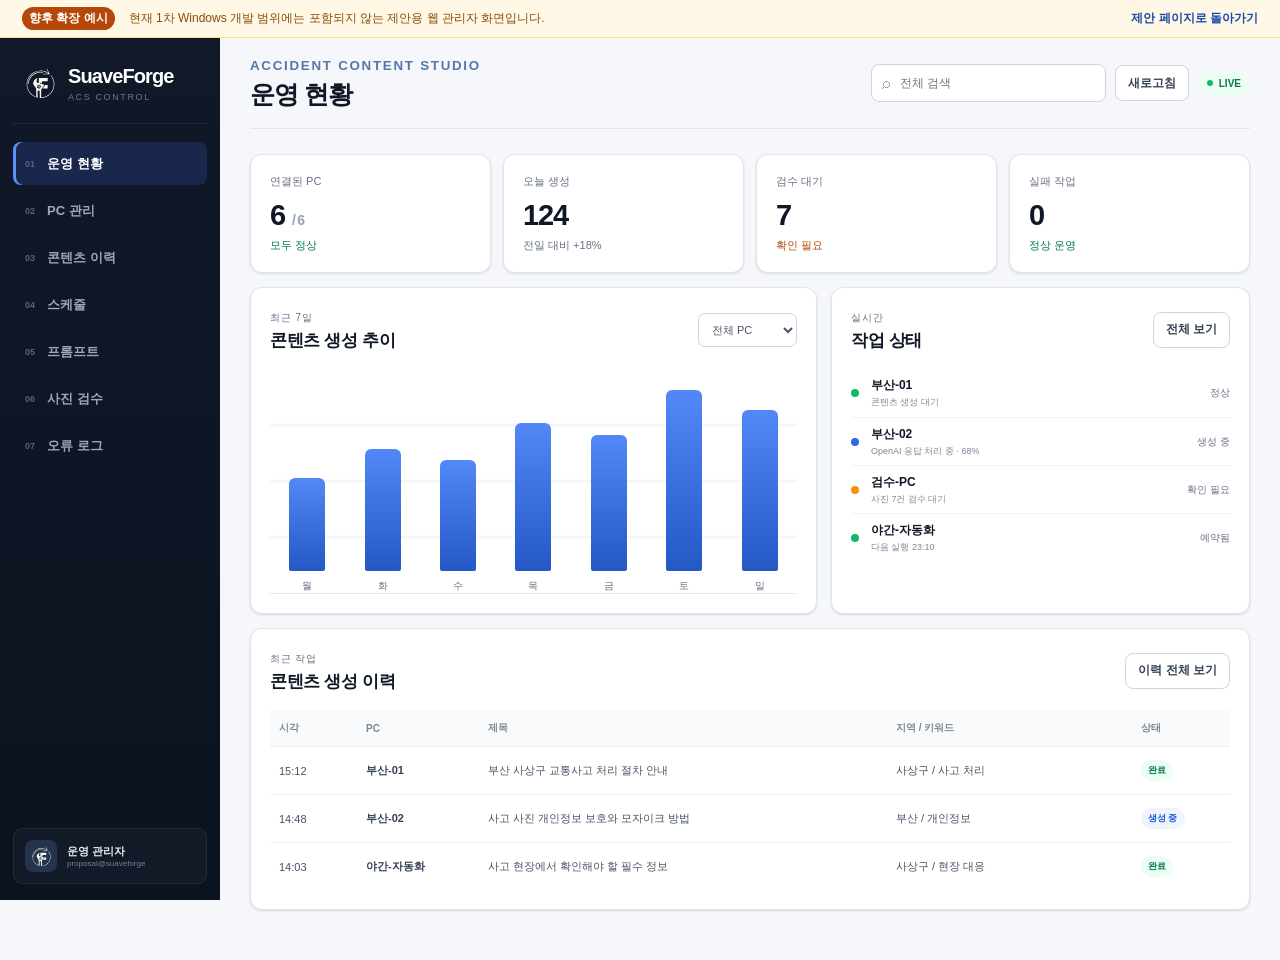
<file: admin.html>
<!doctype html>
<html lang="ko">
<head>
  <meta charset="utf-8">
  <meta name="viewport" content="width=device-width, initial-scale=1">
  <meta name="description" content="사고 콘텐츠 스튜디오 향후 웹 통합관리 화면 예시">
  <meta name="theme-color" content="#111827">
  <title>웹 통합관리 예시 | 사고 콘텐츠 스튜디오</title>
  <link rel="icon" type="image/png" href="assets/suaveforge-logo-brand-256.png">
  <link rel="stylesheet" href="assets/styles.css">
</head>
<body class="admin-body">
  <div class="admin-banner"><strong>향후 확장 예시</strong><span>현재 1차 Windows 개발 범위에는 포함되지 않는 제안용 웹 관리자 화면입니다.</span><a href="index.html">제안 페이지로 돌아가기</a></div>
  <div class="admin-shell">
    <aside class="admin-sidebar">
      <a class="admin-brand" href="index.html"><img src="assets/suaveforge-logo-light.svg" alt=""><span><span class="brand-word">SuaveForge</span><small>ACS CONTROL</small></span></a>
      <nav id="adminNav">
        <button class="active" data-admin-page="overview"><span>01</span>운영 현황</button>
        <button data-admin-page="devices"><span>02</span>PC 관리</button>
        <button data-admin-page="contents"><span>03</span>콘텐츠 이력</button>
        <button data-admin-page="schedules"><span>04</span>스케줄</button>
        <button data-admin-page="prompts"><span>05</span>프롬프트</button>
        <button data-admin-page="reviews"><span>06</span>사진 검수</button>
        <button data-admin-page="logs"><span>07</span>오류 로그</button>
      </nav>
      <div class="admin-user"><span><img src="assets/suaveforge-logo-light.svg" alt=""></span><div><strong>운영 관리자</strong><small>proposal@suaveforge</small></div></div>
    </aside>
    <main class="admin-main">
      <header class="admin-topbar"><div><small>ACCIDENT CONTENT STUDIO</small><h1 id="adminTitle">운영 현황</h1></div><div class="admin-top-actions"><label class="search-box">⌕<input id="globalSearch" placeholder="전체 검색"></label><button type="button" id="refreshAdmin">새로고침</button><span class="live-chip"><i></i>LIVE</span></div></header>

      <section class="admin-page active" data-admin-view="overview">
        <div class="admin-metrics"><article><span>연결된 PC</span><strong>6 <small>/ 6</small></strong><em class="good">모두 정상</em></article><article><span>오늘 생성</span><strong>124</strong><em>전일 대비 +18%</em></article><article><span>검수 대기</span><strong>7</strong><em class="warn">확인 필요</em></article><article><span>실패 작업</span><strong>0</strong><em class="good">정상 운영</em></article></div>
        <div class="admin-two-col">
          <section class="admin-card"><div class="admin-card-head"><div><span>최근 7일</span><h2>콘텐츠 생성 추이</h2></div><select><option>전체 PC</option><option>부산 운영팀</option></select></div><div class="bar-chart" aria-label="최근 7일 콘텐츠 생성량"><div><i style="height:45%"></i><span>월</span></div><div><i style="height:59%"></i><span>화</span></div><div><i style="height:54%"></i><span>수</span></div><div><i style="height:72%"></i><span>목</span></div><div><i style="height:66%"></i><span>금</span></div><div><i style="height:88%"></i><span>토</span></div><div><i style="height:78%"></i><span>일</span></div></div></section>
          <section class="admin-card"><div class="admin-card-head"><div><span>실시간</span><h2>작업 상태</h2></div><button>전체 보기</button></div><div class="status-list"><div><b class="green"></b><span><strong>부산-01</strong><small>콘텐츠 생성 대기</small></span><em>정상</em></div><div><b class="blue"></b><span><strong>부산-02</strong><small>OpenAI 응답 처리 중 · 68%</small></span><em>생성 중</em></div><div><b class="orange"></b><span><strong>검수-PC</strong><small>사진 7건 검수 대기</small></span><em>확인 필요</em></div><div><b class="green"></b><span><strong>야간-자동화</strong><small>다음 실행 23:10</small></span><em>예약됨</em></div></div></section>
        </div>
        <section class="admin-card"><div class="admin-card-head"><div><span>최근 작업</span><h2>콘텐츠 생성 이력</h2></div><button data-admin-jump="contents">이력 전체 보기</button></div><div class="data-table"><div class="data-row head"><span>시각</span><span>PC</span><span>제목</span><span>지역 / 키워드</span><span>상태</span></div><div class="data-row searchable"><span>15:12</span><strong>부산-01</strong><span>부산 사상구 교통사고 처리 절차 안내</span><span>사상구 / 사고 처리</span><em class="badge success">완료</em></div><div class="data-row searchable"><span>14:48</span><strong>부산-02</strong><span>사고 사진 개인정보 보호와 모자이크 방법</span><span>부산 / 개인정보</span><em class="badge progress">생성 중</em></div><div class="data-row searchable"><span>14:03</span><strong>야간-자동화</strong><span>사고 현장에서 확인해야 할 필수 정보</span><span>사상구 / 현장 대응</span><em class="badge success">완료</em></div></div></section>
      </section>

      <section class="admin-page" data-admin-view="devices">
        <div class="page-tools"><div><button class="active">전체 6</button><button>정상 5</button><button>확인 필요 1</button></div><button class="primary-action">PC 등록</button></div>
        <div class="device-grid"><article class="searchable"><div class="device-head"><span class="device-icon">PC</span><em class="badge success">온라인</em></div><h3>부산-01</h3><p>Windows 11 Pro · 192.168.0.21</p><dl><div><dt>현재 작업</dt><dd>대기</dd></div><div><dt>오늘 생성</dt><dd>31건</dd></div><div><dt>마지막 동기화</dt><dd>방금 전</dd></div></dl><button>상세 보기</button></article><article class="searchable"><div class="device-head"><span class="device-icon">PC</span><em class="badge progress">작업 중</em></div><h3>부산-02</h3><p>Windows 11 Pro · 192.168.0.22</p><dl><div><dt>현재 작업</dt><dd>AI 생성 68%</dd></div><div><dt>오늘 생성</dt><dd>27건</dd></div><div><dt>마지막 동기화</dt><dd>1분 전</dd></div></dl><button>상세 보기</button></article><article class="searchable"><div class="device-head"><span class="device-icon">PC</span><em class="badge warning">검수 대기</em></div><h3>검수-PC</h3><p>Windows 10 Pro · 192.168.0.31</p><dl><div><dt>현재 작업</dt><dd>사진 검수</dd></div><div><dt>대기 사진</dt><dd>7건</dd></div><div><dt>마지막 동기화</dt><dd>3분 전</dd></div></dl><button>사진 검수 열기</button></article></div>
      </section>

      <section class="admin-page" data-admin-view="contents">
        <div class="page-tools"><div class="inline-filters"><input id="contentSearch" placeholder="제목·지역·키워드 검색"><select id="contentStatus"><option value="all">전체 상태</option><option value="완료">완료</option><option value="생성 중">생성 중</option><option value="실패">실패</option></select></div><button>CSV 내보내기</button></div>
        <section class="admin-card"><div class="data-table wide" id="contentTable"><div class="data-row content head"><span>생성 시각</span><span>PC</span><span>제목</span><span>조건</span><span>사진</span><span>상태</span></div><div class="data-row content searchable" data-status="완료"><span>2026-07-26 15:12</span><strong>부산-01</strong><span>부산 사상구 교통사고 처리 절차 안내</span><span>사상구 / 사고 처리</span><span>2장</span><em class="badge success">완료</em></div><div class="data-row content searchable" data-status="생성 중"><span>2026-07-26 14:48</span><strong>부산-02</strong><span>사고 사진 개인정보 보호와 모자이크 방법</span><span>부산 / 개인정보</span><span>3장</span><em class="badge progress">생성 중</em></div><div class="data-row content searchable" data-status="완료"><span>2026-07-26 14:03</span><strong>야간-자동화</strong><span>사고 현장에서 확인해야 할 필수 정보</span><span>사상구 / 현장 대응</span><span>1장</span><em class="badge success">완료</em></div><div class="data-row content searchable" data-status="완료"><span>2026-07-26 12:40</span><strong>부산-01</strong><span>교통사고 사진을 안전하게 관리하는 방법</span><span>부산 / 모자이크</span><span>4장</span><em class="badge success">완료</em></div></div></section>
      </section>

      <section class="admin-page" data-admin-view="schedules">
        <div class="page-tools"><p>스케줄은 중앙에서 배포하고 각 Windows PC의 실행 결과를 회수하는 구조를 가정합니다.</p><button class="primary-action">스케줄 추가</button></div>
        <div class="schedule-list"><article><div><em class="badge success">활성</em><h3>부산 교통사고 블로그</h3><p>부산-01 · 매일 18:30 · 지역/키워드 전체 순환</p></div><div><small>다음 실행</small><strong>오늘 18:30</strong></div><button>편집</button></article><article><div><em class="badge success">활성</em><h3>지역 순환 카페 글</h3><p>부산-02 · 120분마다 · 검수 완료 사진만 사용</p></div><div><small>다음 실행</small><strong>16:42</strong></div><button>편집</button></article><article><div><em class="badge neutral">일시정지</em><h3>주말 사고예방 안내</h3><p>야간-자동화 · 토요일 09:00</p></div><div><small>다음 실행</small><strong>-</strong></div><button>편집</button></article></div>
      </section>

      <section class="admin-page" data-admin-view="prompts">
        <div class="prompt-layout"><aside><button class="active"><strong>블로그 사고 안내 기본형</strong><span>3개 PC 사용 중</span></button><button><strong>카페 정보형</strong><span>2개 PC 사용 중</span></button><button><strong>사고예방 교육형</strong><span>일시정지</span></button><button class="add-prompt">+ 새 프롬프트</button></aside><section class="admin-card prompt-editor"><div class="admin-card-head"><div><span>PROMPT EDITOR</span><h2>블로그 사고 안내 기본형</h2></div><em class="badge success">자동 저장됨</em></div><label>프롬프트 내용<textarea>당신은 교통사고 처리 정보를 정확하고 이해하기 쉽게 안내하는 전문 작성자입니다.

지역: {region}
핵심 키워드: {keyword}

제목과 본문은 기존 생성 이력과 중복되지 않도록 작성하고, 사진 개인정보 처리 여부를 확인한 뒤 결과를 생성하세요.</textarea></label><div class="variable-row"><span>{region}</span><span>{keyword}</span><span>{date}</span><span>{sequence}</span></div><div class="editor-actions"><button>변경 이력</button><button class="primary-action">전체 PC에 배포</button></div></section></div>
      </section>

      <section class="admin-page" data-admin-view="reviews">
        <div class="page-tools"><div><button class="active">검수 대기 7</button><button>처리 완료 42</button></div><button>선택 항목 담당자 지정</button></div>
        <div class="review-grid"><aside class="review-queue"><button class="active"><span class="review-thumb"></span><div><strong>accident_071.jpg</strong><small>부산-검수 · 낮은 확신 후보 1개</small></div></button><button><span class="review-thumb two"></span><div><strong>accident_074.jpg</strong><small>부산-02 · 탐지 결과 없음</small></div></button><button><span class="review-thumb three"></span><div><strong>accident_079.jpg</strong><small>야간-자동화 · 후보 2개</small></div></button></aside><section class="admin-card remote-review"><div class="admin-card-head"><div><span>REMOTE REVIEW</span><h2>accident_071.jpg</h2></div><em class="badge warning">검수 필요</em></div><div class="remote-image"><span class="remote-car"></span><span class="remote-box"></span><small>번호판 후보 · 신뢰도 0.62</small></div><div class="review-actions"><button>오탐으로 제거</button><button>원본 확대</button><button class="primary-action">확정 및 처리 완료</button></div></section></div>
      </section>

      <section class="admin-page" data-admin-view="logs">
        <div class="page-tools"><div class="inline-filters"><select><option>전체 PC</option><option>부산-01</option><option>부산-02</option></select><select><option>전체 등급</option><option>오류</option><option>경고</option><option>정보</option></select></div><button>로그 다운로드</button></div>
        <section class="admin-card log-card"><div class="log-row info searchable"><time>15:12:44</time><em>INFO</em><strong>부산-01</strong><span>생성 결과를 Google Drive 동기화 폴더에 저장했습니다.</span></div><div class="log-row info searchable"><time>14:48:08</time><em>INFO</em><strong>부산-02</strong><span>OpenAI 요청을 전송했습니다. model=gpt-4.1-mini</span></div><div class="log-row warning searchable"><time>14:31:22</time><em>WARN</em><strong>검수-PC</strong><span>번호판 후보 신뢰도가 자동 완료 기준보다 낮아 검수 대기로 이동했습니다.</span></div><div class="log-row info searchable"><time>14:03:18</time><em>INFO</em><strong>야간-자동화</strong><span>중복 검사 통과. 제목 해시와 본문 SHA-256을 기록했습니다.</span></div></section>
      </section>
    </main>
  </div>
  <div class="admin-toast" id="adminToast" role="status" aria-live="polite">최신 상태를 불러왔습니다.</div>
  <script src="assets/admin.js"></script>
</body>
</html>
</file>
<file: assets/styles.css>
:root {
  --ink: #101828;
  --ink-2: #344054;
  --muted: #667085;
  --line: #e4e7ec;
  --line-strong: #d0d5dd;
  --surface: #ffffff;
  --surface-soft: #f8fafc;
  --surface-blue: #f3f7ff;
  --navy: #111827;
  --navy-2: #1f2937;
  --blue: #2563eb;
  --blue-dark: #1d4ed8;
  --cyan: #06b6d4;
  --green: #039855;
  --green-soft: #ecfdf3;
  --orange: #f79009;
  --orange-soft: #fffaeb;
  --red: #d92d20;
  --purple: #7f56d9;
  --radius: 14px;
  --radius-sm: 9px;
  --shadow-sm: 0 1px 2px rgba(16,24,40,.05), 0 1px 3px rgba(16,24,40,.08);
  --shadow-md: 0 14px 34px rgba(16,24,40,.12), 0 4px 10px rgba(16,24,40,.05);
  --shadow-lg: 0 34px 80px rgba(16,24,40,.18), 0 10px 24px rgba(16,24,40,.08);
  --container: 1480px;
}

* { box-sizing: border-box; }
html { scroll-behavior: smooth; }
body {
  margin: 0;
  color: var(--ink);
  background: var(--surface);
  font-family: "Pretendard", "Noto Sans KR", "Segoe UI", Arial, sans-serif;
  -webkit-font-smoothing: antialiased;
  text-rendering: optimizeLegibility;
}
button, input, select, textarea { font: inherit; }
button, a { -webkit-tap-highlight-color: transparent; }
a { color: inherit; text-decoration: none; }
button { color: inherit; }
img { max-width: 100%; display: block; }
p, h1, h2, h3 { margin-top: 0; }

.skip-link {
  position: fixed; left: 16px; top: -70px; z-index: 2000;
  padding: 10px 14px; border-radius: 8px; color: #fff; background: var(--blue);
  transition: top .18s ease;
}
.skip-link:focus { top: 16px; }
.container { width: min(calc(100% - 40px), var(--container)); margin-inline: auto; }
.section { padding: 96px 0; }
.section-muted { background: #f7f9fc; border-block: 1px solid #edf0f5; }

.site-header {
  position: sticky; top: 0; z-index: 100;
  border-bottom: 1px solid rgba(228,231,236,.82);
  background: rgba(255,255,255,.88);
  backdrop-filter: blur(18px) saturate(1.35);
}
.header-inner { min-height: 70px; display: flex; align-items: center; gap: 28px; }
.brand { display: inline-flex; align-items: center; gap: 10px; flex: 0 0 auto; }
.brand-symbol { width: 37px; height: 37px; flex: 0 0 auto; }
.brand-copy { display:flex; align-items:baseline; gap:10px; }
.brand-word { font-weight: 850; letter-spacing: -.045em; font-size: 21px; }
.brand-note { color: var(--muted); font-size: 11px; font-weight: 750; letter-spacing: .1em; text-transform: uppercase; }
.nav { display: flex; align-items: center; gap: 25px; margin-left: auto; }
.nav a { color: #475467; font-size: 14px; font-weight: 650; transition: color .18s ease; }
.nav a:hover, .nav a:focus-visible { color: var(--blue); }
.header-cta { margin-left: 4px; }

.button {
  min-height: 44px; padding: 0 17px; border: 1px solid transparent; border-radius: 10px;
  display: inline-flex; align-items: center; justify-content: center; gap: 8px;
  font-size: 14px; font-weight: 750; cursor: pointer; transition: transform .16s ease, box-shadow .16s ease, background .16s ease, border-color .16s ease;
}
.button:hover { transform: translateY(-1px); }
.button:active { transform: translateY(0); }
.button-primary { color: #fff; background: var(--blue); box-shadow: 0 7px 18px rgba(37,99,235,.22); }
.button-primary:hover { background: var(--blue-dark); box-shadow: 0 9px 22px rgba(37,99,235,.28); }
.button-secondary { color: #243b70; background: #edf4ff; border-color: #cbdcff; }
.button-secondary:hover { background: #e2edff; }
.button-quiet { color: var(--ink); background: #fff; border-color: var(--line-strong); box-shadow: var(--shadow-sm); }
.button-light { color: #fff; background: rgba(255,255,255,.13); border-color: rgba(255,255,255,.25); }
.button-light:hover { background: rgba(255,255,255,.2); }
.button-large { min-height: 52px; padding-inline: 22px; }

.hero {
  position: relative; overflow: hidden; padding-top: 84px;
  background:
    radial-gradient(circle at 85% 8%, rgba(37,99,235,.11), transparent 29%),
    radial-gradient(circle at 4% 44%, rgba(6,182,212,.07), transparent 24%),
    linear-gradient(180deg, #fff 0%, #fbfdff 100%);
}
.hero::before { content: ""; position: absolute; inset: 0; pointer-events: none; opacity: .32; background-image: linear-gradient(#dfe7f4 1px, transparent 1px), linear-gradient(90deg,#dfe7f4 1px,transparent 1px); background-size: 48px 48px; mask-image: linear-gradient(to bottom, black, transparent 82%); }
.hero-grid { position: relative; display: grid; grid-template-columns: .84fr 1.16fr; gap: 60px; align-items: center; }
.hero-copy { width: 100%; padding-bottom: 18px; }
.eyebrow { display: inline-flex; align-items: center; gap: 9px; padding: 7px 11px; border: 1px solid #d9e5fb; border-radius: 999px; color: #31548c; background: rgba(245,249,255,.9); font-size: 12px; font-weight: 750; }
.status-dot { width: 7px; height: 7px; border-radius: 50%; background: var(--green); box-shadow: 0 0 0 4px rgba(3,152,85,.11); }
.hero h1 { margin: 24px 0 22px; max-width: 1120px; font-size: clamp(52px, 5.35vw, 92px); line-height: 1.02; letter-spacing: -.06em; }
.hero h1 span { color: var(--blue); }
.hero-lead { max-width: 980px; color: #475467; font-size: 24px; line-height: 1.62; word-break: keep-all; }
.hero-actions { display: flex; flex-wrap: wrap; gap: 16px; margin-top: 34px; }
.hero-meta { display: flex; gap: 34px; margin-top: 40px; }
.hero-meta div { display: flex; flex-direction: column; gap: 4px; padding-right: 25px; border-right: 1px solid var(--line); }
.hero-meta div:last-child { border-right: 0; }
.hero-meta strong { font-size: 22px; letter-spacing: -.03em; }
.hero-meta span { color: var(--muted); font-size: 14px; }
.prototype-notice { margin-top: 25px; padding-left: 12px; border-left: 3px solid #bed0f7; color: #667085; font-size: 12px; line-height: 1.65; }

.product-stage { position: relative; min-width: 0; }
.window-frame { position: relative; overflow: hidden; border: 1px solid #cfd8e7; border-radius: 17px; background: #fff; box-shadow: var(--shadow-lg); transform: perspective(1300px) rotateY(-2.1deg) rotateX(.5deg); transform-origin: center; }
.stage-shadow { position: absolute; width: 78%; height: 22px; left: 11%; bottom: -22px; border-radius: 50%; background: rgba(16,24,40,.2); filter: blur(19px); }
.window-titlebar { height: 40px; padding: 0 13px; display: grid; grid-template-columns: 90px 1fr 90px; align-items: center; color: #475467; background: #f7f9fc; border-bottom: 1px solid #e5eaf1; font-size: 10px; font-weight: 700; }
.window-titlebar > span:nth-child(2) { text-align: center; }
.window-status { color: var(--green); text-align: right; }
.window-dots { display: flex; gap: 6px; }
.window-dots i { width: 8px; height: 8px; border-radius: 50%; background: #d0d5dd; }
.window-dots i:first-child { background: #f97066; }
.window-dots i:nth-child(2) { background: #fdb022; }
.window-dots i:last-child { background: #32d583; }
.app-shell { height: 540px; display: grid; grid-template-columns: 156px 1fr; background: #f8fafc; }
.app-sidebar { position: relative; padding: 14px 10px; color: #d7deeb; background: linear-gradient(180deg,#151c2b,#111827); }
.app-brand { display: flex; align-items: center; gap: 8px; padding: 7px 7px 16px; margin-bottom: 8px; border-bottom: 1px solid rgba(255,255,255,.09); }
.app-brand img { width: 29px; height: 29px; object-fit:contain; }
.app-brand div { min-width: 0; display: flex; flex-direction: column; }
.app-brand strong { color: #fff; font-size: 10px; white-space: nowrap; }
.app-brand span { margin-top: 1px; color: #8290a8; font-size: 7px; letter-spacing: .12em; }
.demo-nav { width: 100%; min-height: 37px; padding: 0 9px; margin-bottom: 4px; display: flex; align-items: center; gap: 8px; border: 0; border-radius: 7px; color: #9aa8bc; background: transparent; cursor: pointer; text-align: left; font-size: 9px; font-weight: 720; }
.demo-nav span { color: #53647c; font-size: 7px; }
.demo-nav:hover { color: #fff; background: rgba(255,255,255,.055); }
.demo-nav.active { color: #fff; background: rgba(65,121,255,.18); box-shadow: inset 2px 0 #5c8cff; }
.engine-card { position: absolute; left: 10px; right: 10px; bottom: 11px; padding: 10px; border: 1px solid rgba(255,255,255,.09); border-radius: 8px; background: rgba(255,255,255,.035); display: flex; flex-direction: column; gap: 4px; }
.engine-card small { color: #77869c; font-size: 7px; }
.engine-card strong { color: #d8e2f2; font-size: 8px; }
.engine-card span { color: #6f8098; font-size: 7px; }
.app-main { min-width: 0; overflow: hidden; }
.command-bar { height: 39px; padding: 0 15px; display: flex; align-items: center; justify-content: space-between; color: #667085; background: #fff; border-bottom: 1px solid #e4e7ec; font-size: 8px; }
kbd { padding: 3px 6px; border: 1px solid #d0d5dd; border-bottom-width: 2px; border-radius: 5px; color: #475467; background: #f9fafb; font-family: inherit; font-size: 7px; }
.demo-view { display: none; height: calc(100% - 39px); padding: 17px; overflow: hidden; }
.demo-view.active { display: block; animation: fadeIn .18s ease; }
@keyframes fadeIn { from { opacity: .45; transform: translateY(3px); } }
.page-heading { display: flex; align-items: flex-start; justify-content: space-between; gap: 12px; margin-bottom: 13px; }
.page-heading small { color: #4770bb; font-size: 7px; letter-spacing: .12em; font-weight: 800; }
.page-heading h2 { margin: 3px 0 3px; font-size: 18px; letter-spacing: -.035em; }
.page-heading p { margin: 0; color: #667085; font-size: 8px; }
.page-heading button, .generate-bar button, .review-bar button { min-height: 29px; padding: 0 11px; border: 0; border-radius: 7px; color: #fff; background: var(--blue); font-size: 8px; font-weight: 750; }
.workflow-strip { display: grid; grid-template-columns: repeat(4,1fr); gap: 5px; margin: 12px 0; }
.workflow-strip span { min-height: 34px; padding: 0 8px; display: flex; align-items: center; gap: 6px; border: 1px solid #e1e6ee; border-radius: 7px; color: #98a2b3; background: #fff; font-size: 7px; font-weight: 720; }
.workflow-strip b { width: 16px; height: 16px; display: grid; place-items: center; border-radius: 50%; background: #f2f4f7; font-size: 7px; }
.workflow-strip .done { color: #027a48; border-color: #c6eed7; background: #f0fdf5; }
.workflow-strip .done b { background: #d1fadf; }
.workflow-strip .active { color: #1849a9; border-color: #b2ccff; background: #f5f8ff; box-shadow: inset 0 0 0 1px #e2eaff; }
.workflow-strip .active b { color: #fff; background: var(--blue); }
.demo-grid { display: grid; grid-template-columns: .88fr 1.12fr; gap: 10px; }
.ui-card { padding: 12px; border: 1px solid #e0e5ed; border-radius: 9px; background: #fff; box-shadow: 0 1px 2px rgba(16,24,40,.025); }
.ui-card-head { display: flex; align-items: center; justify-content: space-between; margin-bottom: 10px; }
.ui-card-head strong { font-size: 9px; }
.ui-card-head span { color: #98a2b3; font-size: 7px; }
.pill-success { padding: 3px 6px; border-radius: 99px; color: #027a48 !important; background: #ecfdf3; }
.ui-card label { display: block; margin-top: 8px; color: #667085; font-size: 7px; font-weight: 700; }
.ui-card select, .filter-row input, .filter-row select, .photo-list input { width: 100%; height: 27px; margin-top: 4px; padding: 0 8px; border: 1px solid #d5dbe5; border-radius: 6px; color: #344054; background: #fff; font-size: 8px; }
.photo-row { min-height: 43px; padding: 6px 0; display: grid; grid-template-columns: 34px 1fr auto; gap: 8px; align-items: center; border-top: 1px solid #f0f2f5; }
.photo-row:first-of-type { border-top: 0; }
.photo-thumb { height: 29px; border-radius: 5px; background: linear-gradient(145deg,#9fb2c8,#e8eef5 55%,#63758a); }
.photo-thumb.alt { background: linear-gradient(145deg,#8aa1b8,#dfe9f3 45%,#a87361); }
.photo-row div:nth-child(2) { min-width: 0; }
.photo-row strong { display: block; overflow: hidden; text-overflow: ellipsis; white-space: nowrap; font-size: 8px; }
.photo-row span { color: #7a8699; font-size: 7px; }
.photo-row em, .table-row em { color: #027a48; font-size: 7px; font-style: normal; font-weight: 750; }
.generate-bar, .review-bar { min-height: 54px; margin-top: 10px; padding: 10px 12px; display: flex; align-items: center; justify-content: space-between; gap: 12px; border: 1px solid #cbdcff; border-radius: 9px; background: #f3f7ff; }
.generate-bar small { color: #6683b5; font-size: 7px; }
.generate-bar strong { display: block; margin-top: 2px; font-size: 9px; }
.mosaic-toolbar { min-height: 31px; padding: 4px; display: flex; align-items: center; gap: 4px; border: 1px solid #e0e5ed; border-radius: 7px; background: #fff; }
.mosaic-toolbar button { height: 22px; padding: 0 7px; border: 1px solid transparent; border-radius: 5px; color: #475467; background: #f8fafc; font-size: 7px; }
.mosaic-toolbar span { font-size: 7px; }
.mosaic-toolbar i { flex: 1; }
.mosaic-workspace { height: 322px; margin-top: 8px; display: grid; grid-template-columns: 100px 1fr 1fr; gap: 7px; }
.photo-list { padding: 6px; border: 1px solid #dde3ec; border-radius: 7px; background: #fff; }
.photo-list input { height: 24px; margin: 0 0 5px; }
.photo-list button { width: 100%; padding: 6px; border: 0; border-radius: 5px; color: #4b5565; background: transparent; text-align: left; font-size: 7px; }
.photo-list button small { display: block; margin-top: 2px; color: #98a2b3; }
.photo-list button.selected { color: #1849a9; background: #edf4ff; }
.preview { position: relative; overflow: hidden; border: 1px solid #d9e0e9; border-radius: 7px; background: #dce8f2; }
.preview > strong { position: absolute; z-index: 2; left: 7px; top: 7px; padding: 3px 6px; border-radius: 4px; color: #fff; background: rgba(17,24,39,.75); font-size: 6px; }
.road-scene { position: absolute; inset: 0; overflow: hidden; background: linear-gradient(180deg,#bcd3e5 0 35%,#b7c0c8 35% 53%,#5d6570 53% 100%); }
.road-scene::before { content:""; position:absolute; inset: 52% 0 auto; height: 2px; background: #f7d64a; box-shadow: 0 58px #fff; }
.car { position: absolute; left: 26%; top: 54%; width: 52%; height: 22%; border-radius: 18px 22px 7px 7px; background: #304860; box-shadow: inset 0 7px #58738f; }
.car::before, .car::after { content:""; position:absolute; bottom:-8px; width: 14px; height: 14px; border-radius:50%; background:#151a20; }
.car::before { left: 9px; } .car::after { right: 9px; }
.plate { position: absolute; z-index: 2; left: 46%; top: 68%; width: 20%; height: 7%; border-radius: 2px; background: #f9fafb; border: 1px solid #8c96a3; }
.plate.blurred { background: repeating-linear-gradient(90deg,#87929e 0 4px,#d6dae0 4px 8px); filter: blur(.5px); }
.review-bar { min-height: 42px; color: #475467; font-size: 8px; background: #fffaf0; border-color: #fedf89; }
.metric-row { display: grid; grid-template-columns: repeat(3,1fr); gap: 8px; margin-bottom: 11px; }
.metric-row div { padding: 11px; border: 1px solid #e0e5ed; border-radius: 8px; background: #fff; }
.metric-row small, .metric-row span { display: block; color: #7b8797; font-size: 7px; }
.metric-row strong { display: block; margin: 5px 0 3px; font-size: 15px; }
.table-card { padding: 0; overflow: hidden; }
.table-row { min-height: 41px; padding: 0 12px; display: grid; grid-template-columns: 1.4fr 1fr 1fr .45fr; gap: 8px; align-items: center; border-top: 1px solid #edf0f4; font-size: 7px; }
.table-row.head { min-height: 32px; border-top: 0; color: #7b8797; background: #f7f9fc; font-weight: 700; }
.table-row.history { grid-template-columns: .55fr 1.8fr 1fr .5fr; }
.table-row strong { overflow: hidden; text-overflow: ellipsis; white-space: nowrap; font-size: 8px; }
.filter-row { display: grid; grid-template-columns: 1fr 115px auto; gap: 6px; margin-bottom: 9px; }
.filter-row input, .filter-row select { height: 29px; margin: 0; }
.filter-row button { padding: 0 9px; border: 1px solid #d0d5dd; border-radius: 6px; background: #fff; font-size: 7px; }

.section-heading { display: flex; align-items: flex-end; justify-content: space-between; gap: 60px; margin-bottom: 42px; }
.section-heading.compact { align-items: center; }
.section-heading > div { max-width: 700px; }
.section-heading span, .section-kicker { color: var(--blue); font-size: 12px; letter-spacing: .13em; font-weight: 850; }
.section-heading h2 { margin: 9px 0 0; font-size: clamp(30px,3vw,46px); line-height: 1.2; letter-spacing: -.045em; }
.section-heading > p { max-width: 440px; margin: 0; color: var(--muted); line-height: 1.75; word-break: keep-all; }
.feature-grid { display: grid; grid-template-columns: repeat(3,1fr); gap: 14px; }
.feature-grid article { min-height: 225px; padding: 25px; border: 1px solid #e2e7ef; border-radius: 15px; background: #fff; box-shadow: 0 2px 5px rgba(16,24,40,.025); transition: transform .18s ease, box-shadow .18s ease, border-color .18s ease; }
.feature-grid article:hover { transform: translateY(-3px); border-color: #c7d8f8; box-shadow: var(--shadow-md); }
.feature-grid b { display: grid; place-items: center; width: 36px; height: 36px; margin-bottom: 32px; border-radius: 9px; color: var(--blue); background: #edf4ff; font-size: 12px; }
.feature-grid h3 { margin-bottom: 11px; font-size: 18px; letter-spacing: -.025em; }
.feature-grid p { margin: 0; color: var(--muted); line-height: 1.72; font-size: 14px; }
.flow-line { display: grid; grid-template-columns: 1fr 30px 1fr 30px 1fr 30px 1fr; align-items: center; }
.flow-line > div { min-height: 180px; padding: 25px; border: 1px solid #e0e6ef; border-radius: 14px; background: #fff; }
.flow-line > div > span { width: 30px; height: 30px; display: grid; place-items: center; margin-bottom: 28px; border-radius: 50%; color: #fff; background: var(--navy); font-size: 11px; }
.flow-line strong { font-size: 17px; }
.flow-line p { margin: 10px 0 0; color: var(--muted); font-size: 13px; line-height: 1.65; }
.flow-line > i { height: 1px; background: #cfd8e6; position: relative; }
.flow-line > i::after { content:""; position:absolute; right:0; top:-3px; width:6px; height:6px; border-top:1px solid #9aa8bd; border-right:1px solid #9aa8bd; transform:rotate(45deg); }

.web-expansion { color: #eef3fb; background: #101828; }
.expansion-grid { display: grid; grid-template-columns: .92fr 1.08fr; gap: 70px; align-items: center; }
.expansion-grid h2 { margin: 14px 0 18px; max-width: 600px; color: #fff; font-size: clamp(34px,4vw,54px); line-height: 1.18; letter-spacing: -.045em; }
.expansion-grid p { color: #aeb9c9; line-height: 1.75; word-break: keep-all; }
.expansion-grid .button { margin-top: 14px; }
.mini-dashboard { overflow: hidden; border: 1px solid rgba(255,255,255,.13); border-radius: 16px; background: #161f30; box-shadow: 0 26px 60px rgba(0,0,0,.28); }
.mini-top { height: 47px; padding: 0 16px; display: flex; align-items: center; justify-content: space-between; border-bottom: 1px solid rgba(255,255,255,.08); color: #fff; font-size: 12px; }
.mini-top span { color: #6ee7b7; font-size: 10px; }
.mini-metrics { display: grid; grid-template-columns: repeat(3,1fr); gap: 8px; padding: 14px; }
.mini-metrics div { padding: 13px; border-radius: 9px; background: rgba(255,255,255,.045); }
.mini-metrics small { display:block; color:#8795aa; font-size:9px; }
.mini-metrics strong, .mini-metrics b { display:block; margin-top:5px; color:#fff; font-size:20px; }
.mini-chart { height: 140px; margin: 0 14px; padding: 15px 12px 11px; display:flex; align-items:flex-end; gap:9px; border-radius:9px; background: rgba(255,255,255,.03); }
.mini-chart i { flex:1; height:var(--h,50%); border-radius:5px 5px 2px 2px; background: linear-gradient(180deg,#4f8cff,#2857ba); }
.mini-chart i:nth-child(1){height:42%}.mini-chart i:nth-child(2){height:58%}.mini-chart i:nth-child(3){height:49%}.mini-chart i:nth-child(4){height:76%}.mini-chart i:nth-child(5){height:68%}.mini-chart i:nth-child(6){height:88%}.mini-chart i:nth-child(7){height:79%}
.mini-list { padding: 12px 14px 15px; }
.mini-list > div, .mini-list > span { min-height:36px; display:grid; grid-template-columns:10px 1fr auto; gap:8px; align-items:center; border-top:1px solid rgba(255,255,255,.06); color:#d5deeb; font-size:9px; }
.mini-list > :first-child { border-top:0; }
.mini-list b { width:6px; height:6px; border-radius:50%; background:#12b76a; }
.mini-list b.warn { background:#fdb022; }
.mini-list strong { color:#e9eff8; }
.mini-list em { color:#6ee7b7; font-style:normal; }

.download-section { background: linear-gradient(135deg,#f2f6ff,#fbfdff 58%,#effbfd); }
.download-card { padding: 44px; display:grid; grid-template-columns:70px 1fr auto; gap:26px; align-items:center; border:1px solid #cedcf6; border-radius:20px; background:#fff; box-shadow:var(--shadow-md); }
.download-icon { width:70px; height:70px; padding:9px; border-radius:16px; background:#eef4ff; }
.download-copy h2 { margin:7px 0 10px; font-size:clamp(27px,3vw,40px); letter-spacing:-.04em; }
.download-copy p { margin:0; color:var(--muted); line-height:1.7; }
.file-meta { display:flex; flex-wrap:wrap; gap:10px 18px; margin-top:14px; color:#667085; font-size:12px; }
.file-meta code { max-width:330px; overflow:hidden; text-overflow:ellipsis; white-space:nowrap; padding:3px 6px; border-radius:4px; color:#344054; background:#f2f4f7; font-family:ui-monospace,SFMono-Regular,Consolas,monospace; }
.download-actions { display:flex; flex-direction:column; gap:9px; min-width:210px; }
.site-footer { padding:55px 0 38px; color:#a7b2c3; background:#0b1220; }
.footer-grid { display:grid; grid-template-columns:1fr auto; gap:50px; align-items:start; }
.footer-grid .brand-word { color:#fff; }
.footer-grid p { max-width:560px; margin:15px 0 0; line-height:1.7; }
.footer-grid nav { display:grid; grid-template-columns:repeat(2,auto); gap:12px 28px; color:#c5cedc; font-size:13px; }
.footer-grid small { grid-column:1/-1; padding-top:28px; border-top:1px solid rgba(255,255,255,.08); }

/* Admin prototype */
.admin-body { background:#f5f7fb; overflow-x:hidden; }
.admin-banner { min-height:38px; padding:7px 22px; display:flex; align-items:center; justify-content:center; gap:14px; color:#8a4b05; background:#fff8e7; border-bottom:1px solid #fedf89; font-size:12px; }
.admin-banner strong { padding:3px 7px; border-radius:99px; color:#fff; background:#b54708; }
.admin-banner a { margin-left:auto; color:#1849a9; font-weight:750; }
.admin-shell { min-height:calc(100vh - 38px); display:grid; grid-template-columns:220px 1fr; }
.admin-sidebar { position:sticky; top:0; height:calc(100vh - 38px); padding:22px 13px 16px; display:flex; flex-direction:column; color:#d5deeb; background:linear-gradient(180deg,#111827,#0b1220); }
.admin-brand { padding:5px 10px 21px; display:flex; flex-direction:row; align-items:center; gap:10px; border-bottom:1px solid rgba(255,255,255,.08); }
.admin-brand > img { width:35px; height:35px; flex:0 0 auto; }
.admin-brand > span { display:flex; flex-direction:column; }
.admin-brand .brand-word { color:#fff; font-size:20px; }
.admin-brand small { margin-top:4px; color:#68788f; font-size:9px; letter-spacing:.18em; }
.admin-sidebar nav { margin-top:18px; display:flex; flex-direction:column; gap:4px; }
.admin-sidebar nav button { min-height:43px; padding:0 12px; display:flex; align-items:center; gap:12px; border:0; border-radius:8px; color:#9aa8bc; background:transparent; cursor:pointer; text-align:left; font-size:13px; font-weight:680; }
.admin-sidebar nav button span { color:#53647c; font-size:9px; }
.admin-sidebar nav button:hover { color:#fff; background:rgba(255,255,255,.055); }
.admin-sidebar nav button.active { color:#fff; background:rgba(65,121,255,.17); box-shadow:inset 3px 0 #5f8eff; }
.admin-user { margin-top:auto; padding:11px; display:flex; align-items:center; gap:10px; border:1px solid rgba(255,255,255,.08); border-radius:9px; background:rgba(255,255,255,.035); }
.admin-user > span { width:32px; height:32px; display:grid; place-items:center; border-radius:8px; background:#24344c; }
.admin-user > span img { width:23px; height:23px; }
.admin-user div { min-width:0; }
.admin-user strong, .admin-user small { display:block; }
.admin-user strong { color:#e7edf6; font-size:11px; }
.admin-user small { overflow:hidden; text-overflow:ellipsis; color:#718199; font-size:8px; }
.admin-main { min-width:0; padding:0 30px 50px; }
.admin-topbar { min-height:91px; display:flex; align-items:center; justify-content:space-between; gap:20px; border-bottom:1px solid #e1e6ee; }
.admin-topbar small { color:#5576aa; letter-spacing:.13em; font-weight:800; }
.admin-topbar h1 { margin:4px 0 0; font-size:25px; letter-spacing:-.035em; }
.admin-top-actions { display:flex; align-items:center; gap:9px; }
.admin-top-actions > button, .admin-card-head button, .page-tools button, .device-grid button, .schedule-list button, .editor-actions button, .review-actions button { min-height:36px; padding:0 12px; border:1px solid #d0d5dd; border-radius:8px; color:#344054; background:#fff; cursor:pointer; font-size:12px; font-weight:700; }
.search-box { width:235px; height:38px; padding:0 10px; display:flex; align-items:center; gap:8px; border:1px solid #d0d5dd; border-radius:8px; color:#98a2b3; background:#fff; }
.search-box:focus-within { border-color:#84adff; box-shadow:0 0 0 3px rgba(37,99,235,.1); }
.search-box input { min-width:0; flex:1; border:0; outline:0; color:#344054; background:transparent; font-size:12px; }
.live-chip { padding:7px 9px; display:flex; align-items:center; gap:6px; border-radius:99px; color:#027a48; background:#ecfdf3; font-size:10px; font-weight:800; }
.live-chip i { width:6px; height:6px; border-radius:50%; background:#12b76a; animation:pulse 1.7s infinite; }
@keyframes pulse { 50% { box-shadow:0 0 0 5px rgba(18,183,106,.08); } }
.admin-page { display:none; padding-top:25px; }
.admin-page.active { display:block; animation:fadeIn .18s ease; }
.admin-metrics { display:grid; grid-template-columns:repeat(4,1fr); gap:12px; }
.admin-metrics article { padding:19px; border:1px solid #e0e5ed; border-radius:12px; background:#fff; box-shadow:var(--shadow-sm); }
.admin-metrics span, .admin-metrics em { display:block; color:#667085; font-size:11px; font-style:normal; }
.admin-metrics strong { display:block; margin:10px 0 6px; font-size:29px; letter-spacing:-.04em; }
.admin-metrics strong small { color:#98a2b3; font-size:14px; }
.admin-metrics em.good, .good { color:#027a48; }
.admin-metrics em.warn, .warn { color:#b54708; }
.admin-two-col { display:grid; grid-template-columns:1.15fr .85fr; gap:14px; margin:14px 0; }
.admin-card { padding:19px; border:1px solid #e0e5ed; border-radius:12px; background:#fff; box-shadow:var(--shadow-sm); }
.admin-card-head { display:flex; align-items:center; justify-content:space-between; gap:16px; margin-bottom:17px; }
.admin-card-head span { color:#667085; font-size:10px; text-transform:uppercase; letter-spacing:.09em; }
.admin-card-head h2 { margin:4px 0 0; font-size:17px; letter-spacing:-.02em; }
.admin-card-head select { min-height:34px; padding:0 9px; border:1px solid #d0d5dd; border-radius:7px; color:#475467; background:#fff; font-size:11px; }
.bar-chart { height:225px; padding:18px 6px 0; display:flex; align-items:flex-end; gap:13px; border-bottom:1px solid #e5e9f0; background:linear-gradient(to top,transparent 24%,#f1f4f8 25%,transparent 26%,transparent 49%,#f1f4f8 50%,transparent 51%,transparent 74%,#f1f4f8 75%,transparent 76%); }
.bar-chart div { height:100%; flex:1; display:flex; flex-direction:column; justify-content:flex-end; align-items:center; gap:8px; }
.bar-chart i { width:min(36px,70%); min-height:15px; border-radius:6px 6px 2px 2px; background:linear-gradient(180deg,#5288f7,#2358c5); transition:height .35s ease; }
.bar-chart span { color:#667085; font-size:10px; }
.status-list div { min-height:48px; display:grid; grid-template-columns:10px 1fr auto; gap:10px; align-items:center; border-top:1px solid #eef1f5; }
.status-list div:first-child { border-top:0; }
.status-list b { width:8px; height:8px; border-radius:50%; }
.status-list b.green { background:#12b76a; }.status-list b.blue { background:#2e6bda; }.status-list b.orange { background:#f79009; }
.status-list span strong, .status-list span small { display:block; }
.status-list strong { font-size:12px; }
.status-list small { margin-top:2px; color:#7b8797; font-size:9px; }
.status-list em { color:#667085; font-size:10px; font-style:normal; }
.data-table { overflow-x:auto; }
.data-row { min-width:760px; min-height:48px; padding:0 9px; display:grid; grid-template-columns:75px 110px 1.7fr 1fr 80px; gap:12px; align-items:center; border-top:1px solid #edf0f4; color:#475467; font-size:11px; }
.data-row.head { min-height:36px; border-top:0; color:#7b8797; background:#f8fafc; font-size:10px; font-weight:750; }
.data-row.content { min-width:970px; grid-template-columns:135px 105px 2fr 1.15fr 60px 75px; }
.data-row strong { color:#344054; }
.badge { width:max-content; padding:4px 7px; border-radius:99px; font-size:9px; font-style:normal; font-weight:800; }
.badge.success { color:#027a48; background:#ecfdf3; }.badge.progress { color:#175cd3; background:#eff4ff; }.badge.warning { color:#b54708; background:#fff6e5; }.badge.neutral { color:#475467; background:#f2f4f7; }
.page-tools { min-height:54px; margin-bottom:14px; padding:9px 11px; display:flex; align-items:center; justify-content:space-between; gap:15px; border:1px solid #e0e5ed; border-radius:10px; background:#fff; }
.page-tools > div { display:flex; gap:6px; }
.page-tools > div > button.active { color:#1849a9; border-color:#b2ccff; background:#eff4ff; }
.page-tools p { margin:0; color:#667085; font-size:12px; }
.primary-action { color:#fff !important; border-color:var(--blue) !important; background:var(--blue) !important; box-shadow:0 5px 12px rgba(37,99,235,.18); }
.inline-filters { display:flex; gap:7px; }
.inline-filters input, .inline-filters select { height:36px; padding:0 10px; border:1px solid #d0d5dd; border-radius:8px; color:#344054; background:#fff; font-size:11px; }
.inline-filters input { width:260px; }
.device-grid { display:grid; grid-template-columns:repeat(3,1fr); gap:13px; }
.device-grid article { padding:20px; border:1px solid #e0e5ed; border-radius:12px; background:#fff; box-shadow:var(--shadow-sm); }
.device-head { display:flex; align-items:center; justify-content:space-between; }
.device-icon { width:42px; height:42px; display:grid; place-items:center; border-radius:10px; color:#2858ab; background:#edf4ff; font-size:10px; font-weight:850; }
.device-grid h3 { margin:18px 0 5px; font-size:17px; }
.device-grid p { color:#667085; font-size:11px; }
.device-grid dl { margin:18px 0; }
.device-grid dl div { min-height:31px; display:flex; align-items:center; justify-content:space-between; border-top:1px solid #eef1f5; font-size:11px; }
.device-grid dt { color:#667085; }.device-grid dd { margin:0; font-weight:700; }
.device-grid article > button { width:100%; }
.schedule-list { display:flex; flex-direction:column; gap:10px; }
.schedule-list article { min-height:91px; padding:18px 19px; display:grid; grid-template-columns:1fr 150px 80px; gap:18px; align-items:center; border:1px solid #e0e5ed; border-radius:11px; background:#fff; }
.schedule-list h3 { margin:7px 0 4px; font-size:15px; }.schedule-list p { margin:0; color:#667085; font-size:11px; }
.schedule-list article > div:nth-child(2) small, .schedule-list article > div:nth-child(2) strong { display:block; }.schedule-list article > div:nth-child(2) small { color:#667085; font-size:10px; }.schedule-list article > div:nth-child(2) strong { margin-top:5px; font-size:14px; }
.prompt-layout { display:grid; grid-template-columns:245px 1fr; gap:14px; }
.prompt-layout > aside { padding:8px; border:1px solid #e0e5ed; border-radius:11px; background:#fff; }
.prompt-layout > aside button { width:100%; padding:12px; display:flex; flex-direction:column; align-items:flex-start; gap:4px; border:0; border-radius:8px; color:#475467; background:transparent; cursor:pointer; text-align:left; }
.prompt-layout > aside button.active { color:#1849a9; background:#eff4ff; }.prompt-layout > aside strong { font-size:12px; }.prompt-layout > aside span { color:#8793a4; font-size:9px; }
.prompt-layout .add-prompt { margin-top:7px; border:1px dashed #b9c5d5; justify-content:center; align-items:center; }
.prompt-editor label { display:block; color:#475467; font-size:11px; font-weight:700; }
.prompt-editor textarea { width:100%; min-height:300px; margin-top:8px; padding:15px; resize:vertical; border:1px solid #d0d5dd; border-radius:9px; color:#344054; line-height:1.75; outline:0; }
.prompt-editor textarea:focus { border-color:#84adff; box-shadow:0 0 0 3px rgba(37,99,235,.1); }
.variable-row { display:flex; flex-wrap:wrap; gap:6px; margin-top:12px; }.variable-row span { padding:5px 8px; border-radius:6px; color:#1849a9; background:#eff4ff; font-family:ui-monospace,Consolas,monospace; font-size:10px; }
.editor-actions, .review-actions { display:flex; justify-content:flex-end; gap:8px; margin-top:16px; }
.review-grid { display:grid; grid-template-columns:310px 1fr; gap:14px; }
.review-queue { padding:7px; border:1px solid #e0e5ed; border-radius:11px; background:#fff; }
.review-queue button { width:100%; min-height:76px; padding:9px; display:grid; grid-template-columns:74px 1fr; gap:10px; align-items:center; border:0; border-radius:8px; background:transparent; cursor:pointer; text-align:left; }
.review-queue button.active { background:#eff4ff; }.review-queue strong,.review-queue small{display:block}.review-queue strong{font-size:11px}.review-queue small{margin-top:5px;color:#7b8797;font-size:9px;line-height:1.45}
.review-thumb { height:56px; border-radius:7px; background:linear-gradient(145deg,#8fa5ba,#e3ebf3 48%,#596b7e); }.review-thumb.two{background:linear-gradient(145deg,#798fa4,#dbe5ed 44%,#9d6d55)}.review-thumb.three{background:linear-gradient(145deg,#a2afbb,#dce4eb 43%,#64737f)}
.remote-image { position:relative; min-height:420px; overflow:hidden; border-radius:10px; background:linear-gradient(180deg,#bdd4e5 0 35%,#b3bec8 35% 53%,#59616b 53% 100%); }
.remote-image::after { content:""; position:absolute; inset:53% 0 auto; height:3px; background:#f4d64d; box-shadow:0 110px #fff; }
.remote-car { position:absolute; z-index:1; width:44%; height:24%; left:28%; top:56%; border-radius:34px 44px 12px 12px; background:#314a63; box-shadow:inset 0 14px #5d7790; }
.remote-box { position:absolute; z-index:3; left:45%; top:69%; width:17%; height:8%; border:2px solid #f04438; box-shadow:0 0 0 1px rgba(255,255,255,.8); }
.remote-image small { position:absolute; z-index:4; left:45%; top:78%; padding:5px 8px; border-radius:5px; color:#fff; background:#b42318; font-size:9px; }
.log-card { padding:8px 18px; }
.log-row { min-height:48px; display:grid; grid-template-columns:70px 55px 110px 1fr; gap:12px; align-items:center; border-top:1px solid #eef1f5; font-size:11px; }
.log-row:first-child { border-top:0; }.log-row time{color:#667085;font-family:ui-monospace,monospace}.log-row em{font-style:normal;font-size:9px;font-weight:850}.log-row.info em{color:#175cd3}.log-row.warning em{color:#b54708}.log-row span{color:#475467}
.admin-toast { position:fixed; z-index:200; right:24px; bottom:24px; padding:12px 15px; border-radius:9px; color:#fff; background:#101828; box-shadow:var(--shadow-md); opacity:0; transform:translateY(10px); pointer-events:none; transition:.22s ease; font-size:12px; }
.admin-toast.show { opacity:1; transform:translateY(0); }
.search-hidden { display:none !important; }

@media (max-width: 1100px) {
  .hero-grid { grid-template-columns:1fr; }
  .hero-copy { max-width:800px; }
  .product-stage { width:min(100%,850px); }
  .feature-grid { grid-template-columns:repeat(2,1fr); }
  .expansion-grid { gap:35px; }
  .admin-shell { grid-template-columns:188px 1fr; }
  .admin-main { padding-inline:20px; }
  .admin-metrics { grid-template-columns:repeat(2,1fr); }
  .device-grid { grid-template-columns:repeat(2,1fr); }
}
@media (max-width: 820px) {
  .section { padding:70px 0; }
  .nav { display:none; }
  .header-cta { margin-left:auto; }
  .hero { padding-top:60px; }
  .hero h1 { font-size:43px; }
  .window-frame { transform:none; }
  .app-shell { grid-template-columns:126px 1fr; height:500px; }
  .app-sidebar { padding-inline:7px; }
  .demo-view { padding:12px; }
  .section-heading { display:block; }
  .section-heading > p { margin-top:18px; }
  .flow-line { grid-template-columns:1fr 1fr; gap:12px; }
  .flow-line > i { display:none; }
  .expansion-grid { grid-template-columns:1fr; }
  .download-card { grid-template-columns:60px 1fr; }
  .download-actions { grid-column:1/-1; flex-direction:row; }
  .footer-grid { grid-template-columns:1fr; }
  .admin-banner { justify-content:flex-start; flex-wrap:wrap; }
  .admin-banner a { margin-left:0; }
  .admin-shell { display:block; }
  .admin-sidebar { position:relative; width:100%; height:auto; padding:12px; }
  .admin-sidebar nav { flex-direction:row; overflow-x:auto; padding-bottom:5px; }
  .admin-sidebar nav button { flex:0 0 auto; }
  .admin-user { display:none; }
  .admin-main { padding-inline:14px; }
  .admin-topbar { align-items:flex-start; padding:18px 0; }
  .admin-top-actions { flex-wrap:wrap; justify-content:flex-end; }
  .search-box { width:190px; }
  .admin-two-col { grid-template-columns:1fr; }
  .device-grid { grid-template-columns:1fr; }
  .prompt-layout, .review-grid { grid-template-columns:1fr; }
  .schedule-list article { grid-template-columns:1fr auto; }
  .schedule-list article > button { grid-column:1/-1; }
}
@media (max-width: 620px) {
  .container { width:min(calc(100% - 24px),var(--container)); }
  .brand-note { display:none; }
  .header-inner { min-height:62px; gap:10px; }
  .hero h1 { font-size:36px; }
  .hero-lead { font-size:15px; }
  .hero-meta { gap:13px; }
  .hero-meta div { padding-right:13px; }
  .product-stage { display:none; }
  .feature-grid { grid-template-columns:1fr; }
  .feature-grid article { min-height:auto; }
  .flow-line { grid-template-columns:1fr; }
  .download-card { padding:25px; grid-template-columns:1fr; }
  .download-icon { width:58px; height:58px; }
  .download-actions { grid-column:auto; flex-direction:column; min-width:0; }
  .file-meta { flex-direction:column; }
  .file-meta code { max-width:100%; }
  .footer-grid nav { grid-template-columns:1fr; }
  .admin-topbar { display:block; }
  .admin-top-actions { justify-content:flex-start; margin-top:14px; }
  .search-box { width:100%; }
  .admin-metrics { grid-template-columns:1fr; }
  .page-tools { align-items:flex-start; flex-direction:column; }
  .inline-filters { width:100%; flex-direction:column; }
  .inline-filters input, .inline-filters select { width:100%; }
  .schedule-list article { grid-template-columns:1fr; }
  .review-actions, .editor-actions { flex-direction:column; }
  .review-actions button, .editor-actions button { width:100%; }
  .log-row { grid-template-columns:60px 45px 1fr; }
  .log-row span { grid-column:1/-1; padding-bottom:10px; }
}

@media (prefers-reduced-motion: reduce) {
  *, *::before, *::after { scroll-behavior:auto !important; animation-duration:.01ms !important; animation-iteration-count:1 !important; transition-duration:.01ms !important; }
}

/* Final layout guards */
.download-card, .download-copy, .download-actions { min-width: 0; }
.download-card { grid-template-columns: 70px minmax(0,1fr) auto; }
.file-meta code { display: inline-block; min-width: 0; }
.footer-grid { grid-template-columns: minmax(0,1fr) auto auto; }
.footer-grid > div:nth-child(n+2) { display: flex; flex-direction: column; gap: 8px; }
.footer-grid > div:nth-child(n+2) > span { color: #718199; font-size: 10px; font-weight: 800; letter-spacing: .12em; }
.footer-grid > div:nth-child(n+2) > a { color: #d0d7e2; font-size: 12px; }

@media (max-width: 820px) {
  .download-card { grid-template-columns: 60px minmax(0,1fr); }
  .footer-grid { grid-template-columns: 1fr 1fr; }
  .footer-grid > div:first-child { grid-column: 1 / -1; }
}
@media (max-width: 620px) {
  .download-card { grid-template-columns: minmax(0,1fr); }
  .download-copy, .download-actions, .file-meta, .file-meta code { width: 100%; max-width: 100%; min-width: 0; }
  .file-meta code { white-space: nowrap; overflow: hidden; text-overflow: ellipsis; }
  .footer-grid { grid-template-columns: 1fr; }
  .footer-grid > div:first-child { grid-column: auto; }
}

.footer-brand { display:flex; align-items:flex-start; gap:12px; }
.footer-brand > img { width:38px; height:38px; flex:0 0 auto; }
.footer-brand > div { min-width:0; }


/* Prominent download CTA */
.download-cta-primary {
  min-height: 98px;
  width: min(100%, 680px);
  padding: 18px 34px;
  flex-direction: column;
  align-items: flex-start;
  justify-content: center;
  border-radius: 18px;
  box-shadow: 0 20px 46px rgba(37,99,235,.30), 0 6px 16px rgba(37,99,235,.18);
}
.download-cta-primary span, .download-cta-bottom span { font-size: 24px; font-weight: 900; letter-spacing: -.03em; }
.download-cta-primary strong, .download-cta-bottom strong { font-size: 16px; font-weight: 800; opacity: .92; letter-spacing: .01em; }
.download-cta-primary:hover { transform: translateY(-2px); box-shadow: 0 22px 48px rgba(37,99,235,.36), 0 6px 14px rgba(37,99,235,.20); }
.download-cta-bottom {
  min-height: 92px;
  min-width: 380px;
  padding: 18px 30px;
  flex-direction: column;
  justify-content: center;
  border-radius: 16px;
  box-shadow: 0 18px 40px rgba(37,99,235,.28);
}

/* Windows install guide */
.install-guide-section { background: #fff; }
.install-heading { align-items: end; }
.install-guide-card {
  padding: 24px;
  display: grid;
  grid-template-columns: minmax(310px,.72fr) minmax(520px,1.28fr);
  gap: 28px;
  align-items: center;
  border: 1px solid #d9e2f0;
  border-radius: 20px;
  background: linear-gradient(145deg,#f8fbff,#fff 48%,#f4f8ff);
  box-shadow: var(--shadow-md);
}
.install-steps { display: flex; flex-direction: column; gap: 13px; }
.install-steps article {
  padding: 17px;
  display: grid;
  grid-template-columns: 42px 1fr;
  gap: 13px;
  border: 1px solid #dde5f1;
  border-radius: 13px;
  background: rgba(255,255,255,.9);
}
.install-steps article > span {
  width: 42px; height: 42px; display: grid; place-items: center;
  border-radius: 12px; color: #fff; background: var(--blue);
  font-weight: 900; box-shadow: 0 8px 18px rgba(37,99,235,.22);
}
.install-steps strong { display: block; margin: 1px 0 6px; font-size: 16px; }
.install-steps p { margin: 0; color: #5b6678; font-size: 13px; line-height: 1.65; }
.install-steps code { padding: 2px 6px; border-radius: 5px; color: #1849a9; background: #edf4ff; font-size: 11px; }
.install-steps aside { padding: 15px 16px; border-left: 4px solid #f79009; border-radius: 9px; background: #fff8e7; }
.install-steps aside strong { color: #93370d; font-size: 13px; }
.install-steps aside p { margin-top: 5px; color: #7a2e0e; font-size: 11px; }
.install-guide-image { margin: 0; overflow: hidden; border: 1px solid #cbd7e8; border-radius: 15px; background: #fff; box-shadow: 0 16px 32px rgba(16,24,40,.12); }
.install-guide-image img { width: 100%; height: auto; }
.install-guide-image figcaption { padding: 11px 14px; color: #475467; background: #f8fafc; border-top: 1px solid #e4e7ec; font-size: 12px; text-align: center; font-weight: 750; }


@media (max-width: 900px) {
  .install-guide-card { grid-template-columns: 1fr; }
}
@media (max-width: 620px) {
  .hero-actions, .hero-actions .download-cta-primary { width: 100%; }
  .download-cta-primary { min-height: 86px; padding-inline: 24px; }
  .download-cta-bottom { width: 100%; min-width: 0; min-height: 84px; }
  .install-guide-card { padding: 14px; gap: 18px; }
  .install-steps article { grid-template-columns: 36px 1fr; padding: 13px; }
  .install-steps article > span { width: 36px; height: 36px; }
  .download-modal-panel { padding: 25px 19px 20px; }
}




/* R33 final polish */
.brand-note { letter-spacing: .08em; }
.hero { padding-top: 96px; }
.hero-grid.hero-grid-no-preview { grid-template-columns: 1fr; }
.hero-grid-no-preview .hero-copy { max-width: none; }
.hero h1 { max-width: 1380px; font-size: clamp(64px, 6vw, 112px); line-height: 1.01; }
.hero-lead { max-width: 1120px; font-size: clamp(22px, 2.05vw, 30px); line-height: 1.6; }
.hero-actions { margin-top: 40px; }
.button-hero { min-height: 88px; padding: 0 34px; border-radius: 18px; gap: 12px; font-size: 19px; box-shadow: 0 18px 34px rgba(37,99,235,.26); }
.button-hero span, .button-download span { font-size: 17px; font-weight: 800; }
.button-hero strong, .button-download strong { font-size: 22px; line-height: 1.2; }
.hero-meta { gap: 40px; margin-top: 46px; }
.hero-meta strong { font-size: 26px; }
.hero-meta span { font-size: 15px; }
.download-card { padding: 50px; grid-template-columns: 82px minmax(0,1fr) 360px; gap: 30px; }
.download-icon { width: 82px; height: 82px; padding: 12px; border-radius: 18px; }
.download-copy span { display:block; font-size: 13px; font-weight: 800; letter-spacing: .12em; color:#344054; }
.download-copy h2 { font-size: clamp(34px, 3.1vw, 48px); }
.download-copy p { font-size: 18px; line-height: 1.72; }
.file-meta { font-size: 14px; gap: 12px 20px; }
.file-meta code { max-width: 380px; padding: 5px 8px; font-size: 12px; }
.download-actions { min-width: 320px; gap: 12px; }
.button-download { min-height: 96px; padding: 0 28px; border-radius: 18px; gap: 12px; box-shadow: 0 18px 34px rgba(37,99,235,.26); }
.button-secondary { min-height: 64px; border-radius: 14px; font-size: 18px; font-weight: 800; }
.download-cta-primary, .download-cta-bottom { width: auto; }
footer .footer-brand p:empty { display:none; }
@media (max-width: 1100px) { .download-card { grid-template-columns: 1fr; } .download-actions { min-width: 0; width: 100%; } .download-actions .button { width: 100%; } }
@media (max-width: 900px) { .hero h1 { font-size: clamp(48px, 11vw, 78px); } .hero-lead { font-size: 19px; } .button-hero { width: 100%; min-height: 82px; } .hero-meta { flex-wrap: wrap; gap: 18px; } }
@media (max-width: 620px) { .hero { padding-top: 76px; } .button-hero, .button-download { min-height: 78px; padding-inline: 20px; } .button-hero span, .button-download span { font-size: 15px; } .button-hero strong, .button-download strong { font-size: 18px; } .download-card { padding: 24px 18px; } .download-copy p { font-size: 16px; } }


/* R33 client urgent fix */
:root { --container: 1760px; }
.hero { padding-top: 96px; padding-bottom: 104px; }
.hero .container { width: min(calc(100% - 72px), var(--container)); }
.hero-grid.hero-grid-no-preview { grid-template-columns: minmax(0,1fr); }
.hero-copy { max-width: 100%; width: 100%; }
.hero h1 { max-width: 1220px; font-size: clamp(68px, 7vw, 112px); line-height: .97; letter-spacing: -.055em; }
.hero h1 span { display: block; }
.hero-lead { max-width: 1040px; font-size: 24px; line-height: 1.7; margin-top: 28px; }
.hero-actions { width: 100%; margin-top: 42px; }
.button-hero { min-height: 122px; padding: 0 56px; border-radius: 24px; gap: 16px; box-shadow: 0 22px 42px rgba(37,99,235,.28); }
.button-hero span, .button-download span { font-size: 20px; font-weight: 850; }
.button-hero strong, .button-download strong { font-size: 32px; line-height: 1.08; letter-spacing: -.03em; }
.hero-meta { margin-top: 38px; gap: 26px; }
.hero-meta > div { min-width: 170px; padding-right: 26px; }
.hero-meta strong { font-size: 36px; }
.download-card { padding: 56px; grid-template-columns: 92px minmax(0,1fr) 430px; gap: 32px; }
.download-copy h2 { font-size: clamp(34px, 4vw, 54px); }
.download-copy p { font-size: 20px; line-height: 1.8; }
.button-download { min-height: 116px; padding: 0 34px; border-radius: 22px; gap: 14px; box-shadow: 0 22px 42px rgba(37,99,235,.28); }
.download-actions .button-secondary { min-height: 68px; font-size: 18px; font-weight: 800; }
@media (max-width: 1200px) {
  .hero .container { width: min(calc(100% - 48px), var(--container)); }
  .hero h1 { font-size: clamp(52px, 9vw, 86px); }
  .hero-lead { font-size: 21px; max-width: 100%; }
  .button-hero { width: 100%; min-height: 104px; padding-inline: 28px; }
  .button-hero strong { font-size: 26px; }
  .hero-meta { gap: 18px; }
  .download-card { grid-template-columns: 1fr; }
  .download-actions { width: 100%; }
  .download-actions .button { width: 100%; }
}
@media (max-width: 720px) {
  .hero .container { width: min(calc(100% - 24px), var(--container)); }
  .hero { padding-top: 72px; padding-bottom: 72px; }
  .hero h1 { font-size: clamp(42px, 14vw, 64px); line-height: 1.02; }
  .hero-lead { font-size: 18px; }
  .button-hero, .button-download { min-height: 88px; padding-inline: 20px; }
  .button-hero span, .button-download span { font-size: 15px; }
  .button-hero strong, .button-download strong { font-size: 20px; }
  .download-copy p { font-size: 16px; }
}


/* Final CTA correction: visibly thick, vertical, and impossible to miss */
.hero-actions {
  width: 100%;
  align-items: stretch;
}
.hero-actions .button-hero {
  width: min(100%, 760px);
}
.button-hero,
.button-download {
  min-height: 148px !important;
  padding: 28px 54px !important;
  flex-direction: column !important;
  align-items: center !important;
  justify-content: center !important;
  gap: 10px !important;
  border-radius: 24px !important;
  text-align: center;
  line-height: 1.15;
}
.button-hero span,
.button-download span {
  display: block;
  font-size: 19px !important;
  font-weight: 800 !important;
  opacity: .92;
}
.button-hero strong,
.button-download strong {
  display: block;
  font-size: 34px !important;
  font-weight: 900 !important;
  letter-spacing: -.035em;
}
.download-actions {
  width: 430px;
  max-width: 100%;
}
.download-actions .button-download {
  width: 100%;
}
.download-copy .file-meta {
  margin-top: 18px;
}
@media (max-width: 1200px) {
  .hero-actions .button-hero,
  .download-actions {
    width: 100%;
  }
}
@media (max-width: 720px) {
  .button-hero,
  .button-download {
    min-height: 112px !important;
    padding: 20px 22px !important;
    border-radius: 18px !important;
  }
  .button-hero span,
  .button-download span {
    font-size: 15px !important;
  }
  .button-hero strong,
  .button-download strong {
    font-size: 24px !important;
  }
}


/* R34 real application screenshot showcase */
.product-gallery-section {
  position: relative;
  overflow: hidden;
  color: #eef4ff;
  background:
    radial-gradient(circle at 12% 2%, rgba(47,128,237,.22), transparent 34%),
    radial-gradient(circle at 92% 48%, rgba(6,182,212,.13), transparent 30%),
    #0c1526;
}
.product-gallery-section::before {
  content: "";
  position: absolute;
  inset: 0;
  pointer-events: none;
  opacity: .22;
  background-image: linear-gradient(rgba(255,255,255,.045) 1px, transparent 1px), linear-gradient(90deg, rgba(255,255,255,.045) 1px, transparent 1px);
  background-size: 52px 52px;
}
.product-gallery-section > .container { position: relative; z-index: 1; }
.product-gallery-heading { align-items: end; }
.product-gallery-heading > div { max-width: 950px; }
.product-gallery-heading h2 { color: #fff; font-size: clamp(40px, 4.4vw, 70px); }
.product-gallery-heading > p { max-width: 580px; color: #a9b7cc; font-size: 17px; }
.screen-flow { display: grid; grid-template-columns: minmax(0,1fr) 70px minmax(0,1fr); gap: 18px; align-items: center; }
.screen-story-card { min-width: 0; }
.screen-story-copy { min-height: 150px; margin: 0 6px 22px; }
.screen-step { display: inline-flex; padding: 7px 10px; border: 1px solid rgba(114,169,255,.32); border-radius: 999px; color: #86b6ff; background: rgba(37,99,235,.12); font-size: 11px; font-weight: 900; letter-spacing: .13em; }
.screen-story-copy h3 { margin: 14px 0 10px; color: #fff; font-size: clamp(25px,2.3vw,38px); letter-spacing: -.04em; }
.screen-story-copy p { max-width: 680px; margin: 0; color: #a9b7cc; font-size: 15px; line-height: 1.75; }
.screen-flow-arrow { display: grid; place-items: center; padding-top: 135px; }
.screen-flow-arrow span { width: 54px; height: 54px; display: grid; place-items: center; border: 1px solid rgba(134,182,255,.3); border-radius: 50%; color: #9fc6ff; background: rgba(255,255,255,.055); font-size: 30px; }
.app-window { margin: 0; overflow: hidden; border: 1px solid rgba(183,204,235,.24); border-radius: 16px; background: #fff; box-shadow: 0 24px 70px rgba(0,0,0,.35); }
.app-window-primary { transform: translateZ(0); }
.app-window-bar { height: 42px; padding: 0 14px; display: flex; align-items: center; gap: 7px; color: #667085; background: linear-gradient(180deg,#fbfdff,#f2f5f9); border-bottom: 1px solid #dde4ed; }
.app-window-bar i { width: 9px; height: 9px; border-radius: 50%; background: #c9d1dc; }
.app-window-bar i:first-child { background: #ff7a70; }
.app-window-bar i:nth-child(2) { background: #ffc85a; }
.app-window-bar i:nth-child(3) { background: #64d88b; }
.app-window-bar strong { margin-left: 6px; font-size: 11px; font-weight: 800; }
.screenshot-open { width: 100%; padding: 0; border: 0; display: block; cursor: zoom-in; background: #f2f5f9; }
.screenshot-open img { width: 100%; aspect-ratio: 1823 / 1057; object-fit: cover; transition: transform .35s ease, filter .35s ease; }
.screenshot-open:hover img, .screenshot-open:focus-visible img { transform: scale(1.012); filter: saturate(1.04); }
.screenshot-open:focus-visible { outline: 4px solid #6aa7ff; outline-offset: -4px; }
.mosaic-showcase { margin-top: 86px; padding: 38px; display: grid; grid-template-columns: .72fr 1.28fr; gap: 42px; align-items: center; border: 1px solid rgba(126,177,255,.22); border-radius: 26px; background: linear-gradient(135deg,rgba(37,99,235,.16),rgba(255,255,255,.055)); box-shadow: inset 0 1px rgba(255,255,255,.06); }
.mosaic-showcase-copy > span { color: #77aaff; font-size: 12px; font-weight: 900; letter-spacing: .14em; }
.mosaic-showcase-copy h3 { margin: 14px 0 16px; color: #fff; font-size: clamp(32px,3.3vw,54px); line-height: 1.1; letter-spacing: -.045em; }
.mosaic-showcase-copy p { color: #b7c4d7; font-size: 17px; line-height: 1.75; }
.mosaic-showcase-copy ul { margin: 24px 0 0; padding: 0; display: grid; gap: 10px; list-style: none; }
.mosaic-showcase-copy li { display: flex; align-items: center; gap: 10px; color: #e7effb; font-size: 14px; }
.mosaic-showcase-copy li::before { content: "✓"; width: 24px; height: 24px; display: grid; place-items: center; border-radius: 50%; color: #8be0bd; background: rgba(18,183,106,.14); font-size: 12px; font-weight: 900; }
.app-window-mosaic { box-shadow: 0 30px 90px rgba(0,0,0,.42); }
.gallery-heading { margin: 90px 0 28px; display: flex; align-items: end; justify-content: space-between; gap: 40px; }
.gallery-heading span { color: #77aaff; font-size: 12px; font-weight: 900; letter-spacing: .14em; }
.gallery-heading h3 { margin: 10px 0 0; color: #fff; font-size: clamp(30px,3vw,48px); letter-spacing: -.04em; }
.gallery-heading p { margin: 0; color: #8fa0b8; }
.screenshot-gallery { display: grid; grid-template-columns: repeat(2,minmax(0,1fr)); gap: 28px; }
.screenshot-card { min-width: 0; padding: 14px 14px 22px; border: 1px solid rgba(178,200,232,.16); border-radius: 20px; background: rgba(255,255,255,.045); transition: transform .2s ease, border-color .2s ease, background .2s ease; }
.screenshot-card:hover { transform: translateY(-4px); border-color: rgba(111,167,255,.42); background: rgba(255,255,255,.065); }
.screenshot-card .app-window { border-radius: 12px; box-shadow: 0 18px 45px rgba(0,0,0,.3); }
.screenshot-card .app-window-bar { height: 34px; }
.screenshot-card-copy { padding: 19px 8px 0; }
.screenshot-card-copy b { display: block; color: #fff; font-size: 20px; letter-spacing: -.02em; }
.screenshot-card-copy p { margin: 8px 0 0; color: #9fadc1; font-size: 14px; line-height: 1.65; }
.screenshot-dialog { width: min(96vw, 1780px); max-width: none; max-height: 96vh; padding: 0; border: 0; border-radius: 18px; color: #eef4ff; background: #0b1424; box-shadow: 0 40px 120px rgba(0,0,0,.6); }
.screenshot-dialog::backdrop { background: rgba(3,8,18,.84); backdrop-filter: blur(8px); }
.screenshot-dialog-panel { min-width: 0; }
.screenshot-dialog-header { padding: 20px 24px 18px; display: flex; justify-content: space-between; gap: 25px; border-bottom: 1px solid rgba(255,255,255,.1); }
.screenshot-dialog-header span { color: #76a9ff; font-size: 10px; font-weight: 900; letter-spacing: .14em; }
.screenshot-dialog-header h2 { margin: 5px 0 2px; color: #fff; font-size: 24px; }
.screenshot-dialog-header p { margin: 0; color: #9eacc0; font-size: 13px; }
.screenshot-dialog-close { width: 46px; height: 46px; flex: 0 0 auto; border: 1px solid rgba(255,255,255,.16); border-radius: 12px; color: #fff; background: rgba(255,255,255,.06); font-size: 27px; cursor: pointer; }
.screenshot-dialog-stage { position: relative; min-height: 0; padding: 14px 72px; display: grid; place-items: center; background: #07101e; }
.screenshot-dialog-stage img { display: block; max-width: 100%; max-height: calc(96vh - 160px); border: 1px solid rgba(255,255,255,.13); border-radius: 10px; box-shadow: 0 20px 70px rgba(0,0,0,.42); }
.screenshot-dialog-nav { position: absolute; top: 50%; width: 48px; height: 72px; border: 1px solid rgba(255,255,255,.14); border-radius: 12px; color: #fff; background: rgba(255,255,255,.07); font-size: 42px; cursor: pointer; transform: translateY(-50%); }
.screenshot-dialog-nav:hover { background: rgba(37,99,235,.55); }
.screenshot-dialog-nav.prev { left: 12px; }
.screenshot-dialog-nav.next { right: 12px; }
.screenshot-dialog-footer { padding: 12px 24px 15px; display: flex; justify-content: space-between; gap: 20px; color: #92a2ba; font-size: 12px; }
body:has(.screenshot-dialog[open]) { overflow: hidden; }
@media (max-width: 1100px) {
  .screen-flow { grid-template-columns: 1fr; gap: 34px; }
  .screen-flow-arrow { padding: 0; }
  .screen-flow-arrow span { transform: rotate(90deg); }
  .screen-story-copy { min-height: 0; }
  .mosaic-showcase { grid-template-columns: 1fr; }
}
@media (max-width: 760px) {
  .product-gallery-heading, .gallery-heading { align-items: start; flex-direction: column; gap: 16px; }
  .screenshot-gallery { grid-template-columns: 1fr; }
  .mosaic-showcase { margin-top: 58px; padding: 20px; border-radius: 18px; }
  .app-window-bar { height: 34px; }
  .screen-story-copy { margin-inline: 0; }
  .screenshot-dialog { width: 100vw; max-height: 100vh; border-radius: 0; }
  .screenshot-dialog-stage { padding: 10px 38px; }
  .screenshot-dialog-stage img { max-height: calc(100vh - 180px); }
  .screenshot-dialog-nav { width: 34px; height: 58px; border-radius: 8px; font-size: 30px; }
  .screenshot-dialog-nav.prev { left: 2px; }
  .screenshot-dialog-nav.next { right: 2px; }
  .screenshot-dialog-header { padding: 15px; }
  .screenshot-dialog-header p { display: none; }
  .screenshot-dialog-footer small { display: none; }
}

/* R34.2 premium 4-step installation accordion */
.install-guide-section {
  position: relative;
  overflow: hidden;
  background:
    radial-gradient(circle at 88% 5%, rgba(37,99,235,.10), transparent 32%),
    linear-gradient(180deg, #f8fbff 0%, #ffffff 34%, #f5f8fd 100%);
}
.install-guide-section::before {
  content: "";
  position: absolute;
  inset: 0;
  pointer-events: none;
  opacity: .42;
  background-image:
    linear-gradient(rgba(148,163,184,.10) 1px, transparent 1px),
    linear-gradient(90deg, rgba(148,163,184,.10) 1px, transparent 1px);
  background-size: 48px 48px;
  mask-image: linear-gradient(to bottom, #000, transparent 58%);
}
.install-guide-container { position: relative; z-index: 1; }
.install-guide-intro {
  margin-bottom: 40px;
  display: flex;
  align-items: end;
  justify-content: space-between;
  gap: 56px;
}
.install-guide-intro > div { max-width: 940px; }
.install-guide-intro > div > span {
  color: var(--blue);
  font-size: 13px;
  font-weight: 900;
  letter-spacing: .16em;
}
.install-guide-intro h2 {
  margin: 11px 0 0;
  font-size: clamp(46px, 5vw, 78px);
  line-height: 1.05;
  letter-spacing: -.055em;
}
.install-guide-intro > p {
  max-width: 560px;
  margin: 0 0 6px;
  color: #667085;
  font-size: 18px;
  line-height: 1.75;
  word-break: keep-all;
}
.install-progress {
  margin-bottom: 22px;
  padding: 19px 24px;
  display: grid;
  grid-template-columns: max-content 1fr max-content 1fr max-content 1fr max-content;
  align-items: center;
  gap: 16px;
  border: 1px solid #dce6f4;
  border-radius: 20px;
  background: rgba(255,255,255,.78);
  box-shadow: 0 14px 34px rgba(16,24,40,.07);
  backdrop-filter: blur(18px);
}
.install-progress-item {
  display: flex;
  align-items: center;
  gap: 10px;
  color: #98a2b3;
  transition: color .22s ease, transform .22s ease;
}
.install-progress-item span {
  width: 36px;
  height: 36px;
  display: grid;
  place-items: center;
  border: 1px solid #d6dfeb;
  border-radius: 50%;
  background: #fff;
  font-size: 12px;
  font-weight: 900;
  box-shadow: 0 3px 10px rgba(16,24,40,.06);
}
.install-progress-item strong { font-size: 14px; white-space: nowrap; }
.install-progress-item.is-current,
.install-progress-item.is-done { color: #174ea6; }
.install-progress-item.is-current { transform: translateY(-1px); }
.install-progress-item.is-current span {
  color: #fff;
  border-color: var(--blue);
  background: var(--blue);
  box-shadow: 0 8px 18px rgba(37,99,235,.28);
}
.install-progress-item.is-done span {
  color: #087443;
  border-color: #a9e4c7;
  background: #ecfdf3;
}
.install-progress > i {
  position: relative;
  height: 2px;
  border-radius: 999px;
  background: linear-gradient(90deg, #c7d8f4, #e2e8f0);
}
.install-progress > i::after {
  content: "";
  position: absolute;
  right: 0;
  top: 50%;
  width: 9px;
  height: 9px;
  border-top: 2px solid #8ba7d3;
  border-right: 2px solid #8ba7d3;
  transform: translateY(-50%) rotate(45deg);
}
.install-progress > i::before {
  content: "";
  position: absolute;
  inset: -3px auto -3px 0;
  width: 35%;
  border-radius: 999px;
  background: linear-gradient(90deg, transparent, rgba(37,99,235,.45), transparent);
  animation: install-flow 2.4s ease-in-out infinite;
}
@keyframes install-flow {
  0%, 12% { transform: translateX(0); opacity: 0; }
  30% { opacity: 1; }
  88%, 100% { transform: translateX(185%); opacity: 0; }
}
.install-accordion { display: grid; }
.install-step {
  overflow: hidden;
  border: 1px solid #d9e3f1;
  border-radius: 20px;
  background: rgba(255,255,255,.92);
  box-shadow: 0 10px 30px rgba(16,24,40,.065);
  transition: border-color .22s ease, box-shadow .22s ease, transform .22s ease;
}
.install-step:hover { border-color: #b9cdf0; transform: translateY(-1px); }
.install-step.is-open {
  border-color: #91b8fb;
  box-shadow: 0 20px 48px rgba(37,99,235,.13), 0 6px 16px rgba(16,24,40,.06);
}
.install-step-trigger {
  width: 100%;
  min-height: 112px;
  padding: 18px 24px 18px 19px;
  border: 0;
  display: grid;
  grid-template-columns: 138px minmax(0,1fr) max-content 48px;
  gap: 20px;
  align-items: center;
  text-align: left;
  color: var(--ink);
  background: transparent;
  cursor: pointer;
}
.install-step-trigger:focus-visible {
  outline: 4px solid rgba(37,99,235,.25);
  outline-offset: -4px;
}
.install-step-label {
  min-height: 74px;
  padding: 10px 16px;
  display: flex;
  align-items: center;
  gap: 12px;
  border: 1px solid #dbe7f8;
  border-radius: 16px;
  color: #1952ad;
  background: linear-gradient(145deg,#f5f9ff,#eaf2ff);
}
.install-step-label small {
  writing-mode: vertical-rl;
  transform: rotate(180deg);
  color: #5b78a5;
  font-size: 10px;
  font-weight: 900;
  letter-spacing: .16em;
}
.install-step-label b {
  font-size: 46px;
  line-height: 1;
  letter-spacing: -.07em;
}
.install-step.is-open .install-step-label {
  color: #fff;
  border-color: var(--blue);
  background: linear-gradient(145deg,#3375ef,#1d4ed8);
  box-shadow: 0 12px 24px rgba(37,99,235,.25);
}
.install-step.is-open .install-step-label small { color: #dbeafe; }
.install-step-title { min-width: 0; }
.install-step-title strong {
  display: block;
  font-size: clamp(22px, 2vw, 31px);
  letter-spacing: -.035em;
}
.install-step-title small {
  display: block;
  margin-top: 7px;
  color: #667085;
  font-size: 14px;
  line-height: 1.5;
}
.install-step-state {
  padding: 8px 11px;
  border: 1px solid #dbe5f2;
  border-radius: 999px;
  color: #667085;
  background: #f8fafc;
  font-size: 10px;
  font-weight: 900;
  letter-spacing: .11em;
}
.install-step.is-open .install-step-state {
  color: #1d4ed8;
  border-color: #bdd2ff;
  background: #edf4ff;
}
.install-step-toggle {
  position: relative;
  width: 46px;
  height: 46px;
  display: grid;
  place-items: center;
  border: 1px solid #d7e0ec;
  border-radius: 50%;
  background: #fff;
  box-shadow: 0 5px 14px rgba(16,24,40,.07);
}
.install-step-toggle::before,
.install-step-toggle::after {
  content: "";
  position: absolute;
  width: 15px;
  height: 2px;
  border-radius: 99px;
  background: #355b91;
  transition: transform .25s ease;
}
.install-step-toggle::after { transform: rotate(90deg); }
.install-step.is-open .install-step-toggle::after { transform: rotate(0); }
.install-step-panel { border-top: 1px solid #e2e8f0; }
.install-step-panel[hidden] { display: none !important; }
.install-step-panel-inner {
  padding: 34px;
  background:
    linear-gradient(135deg,rgba(239,246,255,.9),rgba(255,255,255,.98) 48%,rgba(248,250,252,.98));
}
.install-download-layout,
.verify-layout,
.smartscreen-layout,
.finish-layout {
  display: grid;
  grid-template-columns: minmax(0,1fr) minmax(360px,.7fr);
  gap: 36px;
  align-items: center;
}
.install-panel-kicker {
  color: var(--blue);
  font-size: 11px;
  font-weight: 900;
  letter-spacing: .15em;
}
.install-panel-copy h3 {
  margin: 10px 0 13px;
  font-size: clamp(28px,2.6vw,42px);
  line-height: 1.12;
  letter-spacing: -.045em;
}
.install-panel-copy > p {
  max-width: 820px;
  margin: 0;
  color: #5c6878;
  font-size: 16px;
  line-height: 1.75;
  word-break: keep-all;
}
.install-check-list {
  margin: 22px 0 0;
  padding: 0;
  display: grid;
  gap: 11px;
  list-style: none;
}
.install-check-list li {
  position: relative;
  padding-left: 32px;
  color: #344054;
  font-size: 14px;
  line-height: 1.6;
}
.install-check-list li::before {
  content: "✓";
  position: absolute;
  left: 0;
  top: 0;
  width: 22px;
  height: 22px;
  display: grid;
  place-items: center;
  border-radius: 50%;
  color: #087443;
  background: #dcfae6;
  font-size: 11px;
  font-weight: 900;
}
.install-check-list code,
.install-number-list code {
  padding: 2px 6px;
  border-radius: 5px;
  color: #1849a9;
  background: #eaf2ff;
  font-size: .9em;
}
.install-download-button {
  min-height: 116px;
  padding: 20px 25px;
  display: grid;
  grid-template-columns: 1fr 56px;
  grid-template-rows: auto auto;
  align-content: center;
  column-gap: 18px;
  border-radius: 20px;
  color: #fff;
  background: linear-gradient(135deg,#2d6ceb,#1952ce);
  box-shadow: 0 20px 38px rgba(37,99,235,.28);
  transition: transform .18s ease, box-shadow .18s ease;
}
.install-download-button:hover { transform: translateY(-3px); box-shadow: 0 24px 44px rgba(37,99,235,.34); }
.install-download-button span { font-size: 14px; font-weight: 750; opacity: .88; }
.install-download-button strong { margin-top: 3px; font-size: 26px; letter-spacing: -.035em; }
.install-download-button em {
  grid-column: 2;
  grid-row: 1 / 3;
  width: 56px;
  height: 56px;
  display: grid;
  place-items: center;
  align-self: center;
  border: 1px solid rgba(255,255,255,.28);
  border-radius: 50%;
  background: rgba(255,255,255,.12);
  font-size: 26px;
  font-style: normal;
}
.hash-box {
  margin-top: 23px;
  padding: 16px;
  display: grid;
  grid-template-columns: minmax(0,1fr) auto;
  gap: 16px;
  align-items: center;
  border: 1px solid #d6e2f3;
  border-radius: 14px;
  background: #fff;
}
.hash-box small { display: block; margin-bottom: 6px; color: #667085; font-size: 10px; font-weight: 900; letter-spacing: .12em; }
.hash-box code { display: block; overflow: hidden; text-overflow: ellipsis; white-space: nowrap; color: #263b5b; font-size: 12px; }
.hash-box button {
  min-height: 46px;
  padding: 0 17px;
  border: 1px solid #bcd0ef;
  border-radius: 10px;
  color: #174ea6;
  background: #edf4ff;
  font-weight: 850;
  cursor: pointer;
}
.verify-command-card {
  overflow: hidden;
  border: 1px solid #24334d;
  border-radius: 18px;
  color: #dbe8ff;
  background: #0f1b2e;
  box-shadow: 0 20px 42px rgba(15,27,46,.22);
}
.command-card-head {
  padding: 14px 17px;
  display: flex;
  align-items: center;
  justify-content: space-between;
  gap: 20px;
  border-bottom: 1px solid rgba(255,255,255,.1);
  background: rgba(255,255,255,.035);
}
.command-card-head span { color: #80b0ff; font-size: 11px; font-weight: 900; letter-spacing: .12em; }
.command-card-head b { font-size: 12px; }
.verify-command-card > code { display: block; padding: 24px 20px; color: #b9d6ff; font-size: 13px; line-height: 1.7; overflow-wrap: anywhere; }
.verify-command-card > p { margin: 0; padding: 13px 17px 16px; border-top: 1px solid rgba(255,255,255,.08); color: #95a8c4; font-size: 12px; line-height: 1.6; }
.install-number-list { margin: 24px 0 0; padding: 0; display: grid; gap: 13px; list-style: none; }
.install-number-list li { display: grid; grid-template-columns: 38px 1fr; gap: 12px; align-items: start; }
.install-number-list li > span { width: 38px; height: 38px; display: grid; place-items: center; border-radius: 11px; color: #fff; background: #2563eb; font-weight: 900; box-shadow: 0 7px 15px rgba(37,99,235,.18); }
.install-number-list strong { display: block; padding-top: 1px; font-size: 16px; }
.install-number-list p { margin: 4px 0 0; color: #667085; font-size: 13px; line-height: 1.6; }
.install-note { margin-top: 22px; padding: 15px 17px; border-left: 4px solid #f79009; border-radius: 10px; background: #fff7e8; }
.install-note strong { color: #8d3b0d; font-size: 13px; }
.install-note p { margin: 5px 0 0; color: #81420f; font-size: 12px; line-height: 1.6; }
.smartscreen-layout { grid-template-columns: minmax(360px,.68fr) minmax(560px,1.32fr); }
.smartscreen-layout .install-guide-image { border-radius: 18px; box-shadow: 0 22px 52px rgba(16,24,40,.16); }
.smartscreen-layout .install-guide-image figcaption { padding: 13px; font-size: 13px; }
.install-finish-mark {
  width: 122px;
  height: 122px;
  display: grid;
  place-items: center;
  justify-self: center;
  border: 1px solid #9ee2c0;
  border-radius: 32px;
  color: #087443;
  background: linear-gradient(145deg,#ecfdf3,#d7fae8);
  box-shadow: 0 18px 38px rgba(3,152,85,.15);
  font-size: 58px;
  font-weight: 900;
}
.finish-layout { grid-template-columns: 140px minmax(0,1fr) minmax(320px,.55fr); }
.next-action-grid { margin-top: 22px; display: grid; grid-template-columns: repeat(3,minmax(0,1fr)); gap: 10px; }
.next-action-grid > div { padding: 13px; border: 1px solid #dce5ef; border-radius: 12px; background: #fff; }
.next-action-grid b { display: block; color: #2563eb; font-size: 11px; }
.next-action-grid span { display: block; margin-top: 5px; color: #344054; font-size: 13px; font-weight: 750; }
.finish-screen-link {
  min-height: 108px;
  padding: 20px 24px;
  display: flex;
  flex-direction: column;
  justify-content: center;
  border: 1px solid #c9d9f0;
  border-radius: 18px;
  color: #174ea6;
  background: #fff;
  box-shadow: 0 14px 30px rgba(16,24,40,.08);
}
.finish-screen-link span { font-size: 13px; font-weight: 700; color: #667085; }
.finish-screen-link strong { margin-top: 5px; font-size: 22px; letter-spacing: -.03em; }
.install-step-connector {
  position: relative;
  width: 44px;
  height: 34px;
  margin-left: 66px;
}
.install-step-connector::before {
  content: "";
  position: absolute;
  left: 50%;
  top: 0;
  width: 2px;
  height: 24px;
  border-radius: 99px;
  background: linear-gradient(#aac4eb,#dbe7f7);
  transform: translateX(-50%);
}
.install-step-connector::after {
  content: "";
  position: absolute;
  left: 50%;
  bottom: 2px;
  width: 10px;
  height: 10px;
  border-right: 2px solid #86a7d5;
  border-bottom: 2px solid #86a7d5;
  transform: translateX(-50%) rotate(45deg);
}
.install-step-connector span {
  position: absolute;
  left: 50%;
  top: 2px;
  width: 6px;
  height: 6px;
  border-radius: 50%;
  background: #3b82f6;
  box-shadow: 0 0 0 5px rgba(59,130,246,.12);
  transform: translateX(-50%);
  animation: install-dot 1.8s ease-in-out infinite;
}
@keyframes install-dot {
  0% { transform: translate(-50%,0); opacity: 0; }
  20% { opacity: 1; }
  85%,100% { transform: translate(-50%,20px); opacity: 0; }
}
@media (prefers-reduced-motion: reduce) {
  .install-progress > i::before,
  .install-step-connector span { animation: none; }
}
@media (max-width: 1180px) {
  .install-guide-intro { align-items: start; flex-direction: column; gap: 18px; }
  .install-guide-intro > p { max-width: 820px; }
  .install-step-trigger { grid-template-columns: 126px minmax(0,1fr) 46px; }
  .install-step-state { display: none; }
  .install-download-layout,
  .verify-layout,
  .smartscreen-layout { grid-template-columns: 1fr; }
  .finish-layout { grid-template-columns: 120px minmax(0,1fr); }
  .finish-screen-link { grid-column: 1 / -1; }
}
@media (max-width: 820px) {
  .install-progress { grid-template-columns: repeat(4,1fr); gap: 8px; padding: 14px; }
  .install-progress > i { display: none; }
  .install-progress-item { min-width: 0; flex-direction: column; gap: 6px; text-align: center; }
  .install-progress-item strong { font-size: 11px; }
  .install-step-trigger { min-height: 96px; padding: 13px 15px; grid-template-columns: 96px minmax(0,1fr) 40px; gap: 13px; }
  .install-step-label { min-height: 64px; padding: 8px 11px; gap: 7px; }
  .install-step-label b { font-size: 34px; }
  .install-step-title strong { font-size: 20px; }
  .install-step-title small { font-size: 12px; }
  .install-step-toggle { width: 40px; height: 40px; }
  .install-step-panel-inner { padding: 24px 18px; }
  .finish-layout { grid-template-columns: 1fr; }
  .install-finish-mark { justify-self: start; width: 92px; height: 92px; border-radius: 24px; font-size: 44px; }
  .next-action-grid { grid-template-columns: 1fr; }
  .install-step-connector { margin-left: 38px; }
}
@media (max-width: 560px) {
  .install-guide-intro h2 { font-size: 42px; }
  .install-guide-intro > p { font-size: 16px; }
  .install-progress { overflow-x: auto; grid-template-columns: repeat(4,92px); justify-content: start; }
  .install-step { border-radius: 16px; }
  .install-step-trigger { min-height: 88px; grid-template-columns: 72px minmax(0,1fr) 34px; gap: 10px; padding: 11px; }
  .install-step-label { min-height: 58px; border-radius: 12px; padding: 7px 8px; }
  .install-step-label small { display: none; }
  .install-step-label b { font-size: 29px; }
  .install-step-title strong { font-size: 17px; }
  .install-step-title small { margin-top: 4px; font-size: 11px; }
  .install-step-toggle { width: 34px; height: 34px; }
  .install-step-toggle::before, .install-step-toggle::after { width: 12px; }
  .install-panel-copy h3 { font-size: 28px; }
  .install-panel-copy > p { font-size: 14px; }
  .install-download-button { min-height: 100px; grid-template-columns: 1fr 46px; border-radius: 16px; }
  .install-download-button strong { font-size: 21px; }
  .install-download-button em { width: 46px; height: 46px; }
  .hash-box { grid-template-columns: 1fr; }
  .hash-box button { width: 100%; }
  .install-step-connector { height: 27px; margin-left: 26px; }
  .smartscreen-layout .install-guide-image { border-radius: 12px; }
}


/* R34.3 screenshot section refinement */
.product-gallery-section { padding-top: 88px; }
.product-gallery-section > .container { width: min(calc(100% - 96px), 1440px); }
.screen-flow { gap: 28px; margin-top: 6px; }
.screen-story-copy { min-height: 118px; margin: 0 0 18px; }
.mosaic-showcase { margin-top: 56px; }
.gallery-heading { margin-top: 56px; }
@media (max-width: 1200px) {
  .product-gallery-section > .container { width: min(calc(100% - 48px), 1440px); }
}
@media (max-width: 720px) {
  .product-gallery-section { padding-top: 64px; }
  .product-gallery-section > .container { width: min(calc(100% - 24px), 1440px); }
}


/* R34.4 product presentation and premium content width */
:root { --container: 1440px; }
.container,
.hero .container {
  width: min(calc(100% - 96px), 1440px);
}
.section { padding-block: 112px; }
.hero {
  padding-top: 112px;
  padding-bottom: 118px;
}
.hero-copy { max-width: 1180px; }
.hero h1 {
  max-width: 1080px;
  font-size: clamp(60px, 5.7vw, 94px);
  line-height: 1.02;
  letter-spacing: -.052em;
}
.hero-lead {
  max-width: 900px;
  font-size: clamp(20px, 1.65vw, 25px);
  line-height: 1.72;
}
.hero-actions .button-hero { width: min(100%, 660px); }
.hero-meta { max-width: 900px; }
.section-heading { max-width: 1260px; margin-inline: auto; }
.section-heading > div { max-width: 790px; }
.section-heading h2 {
  font-size: clamp(34px, 3.35vw, 52px);
  line-height: 1.18;
}
.section-heading > p {
  max-width: 430px;
  font-size: 16px;
  line-height: 1.78;
}
.product-gallery-section > .container { width: min(calc(100% - 96px), 1360px); }
.screen-flow { gap: 34px; }
.screen-story-copy { min-height: 108px; }
.mosaic-showcase,
.gallery-heading,
.screenshot-gallery { max-width: 1360px; margin-inline: auto; }
.feature-grid {
  max-width: 1320px;
  margin-inline: auto;
  gap: 22px;
}
.feature-grid article {
  min-height: 240px;
  padding: 30px;
  border-radius: 18px;
}
.feature-grid b { margin-bottom: 36px; }
.feature-grid h3 { font-size: 20px; }
.feature-grid p { font-size: 15px; }
.flow-line {
  max-width: 1320px;
  margin-inline: auto;
  gap: 0;
}
.flow-line > div {
  min-height: 200px;
  padding: 29px;
  border-radius: 17px;
}
.install-guide-section > .container { max-width: 1320px; }
.site-footer .container { max-width: 1320px; }
@media (max-width: 1200px) {
  .container,
  .hero .container,
  .product-gallery-section > .container {
    width: min(calc(100% - 56px), 1440px);
  }
  .section { padding-block: 92px; }
  .hero { padding-block: 92px 100px; }
}
@media (max-width: 720px) {
  .container,
  .hero .container,
  .product-gallery-section > .container {
    width: min(calc(100% - 28px), 1440px);
  }
  .section { padding-block: 72px; }
  .hero { padding-block: 72px 78px; }
  .hero h1 { font-size: clamp(40px, 13vw, 62px); }
  .section-heading h2 { font-size: clamp(30px, 9vw, 42px); }
}
</file>
